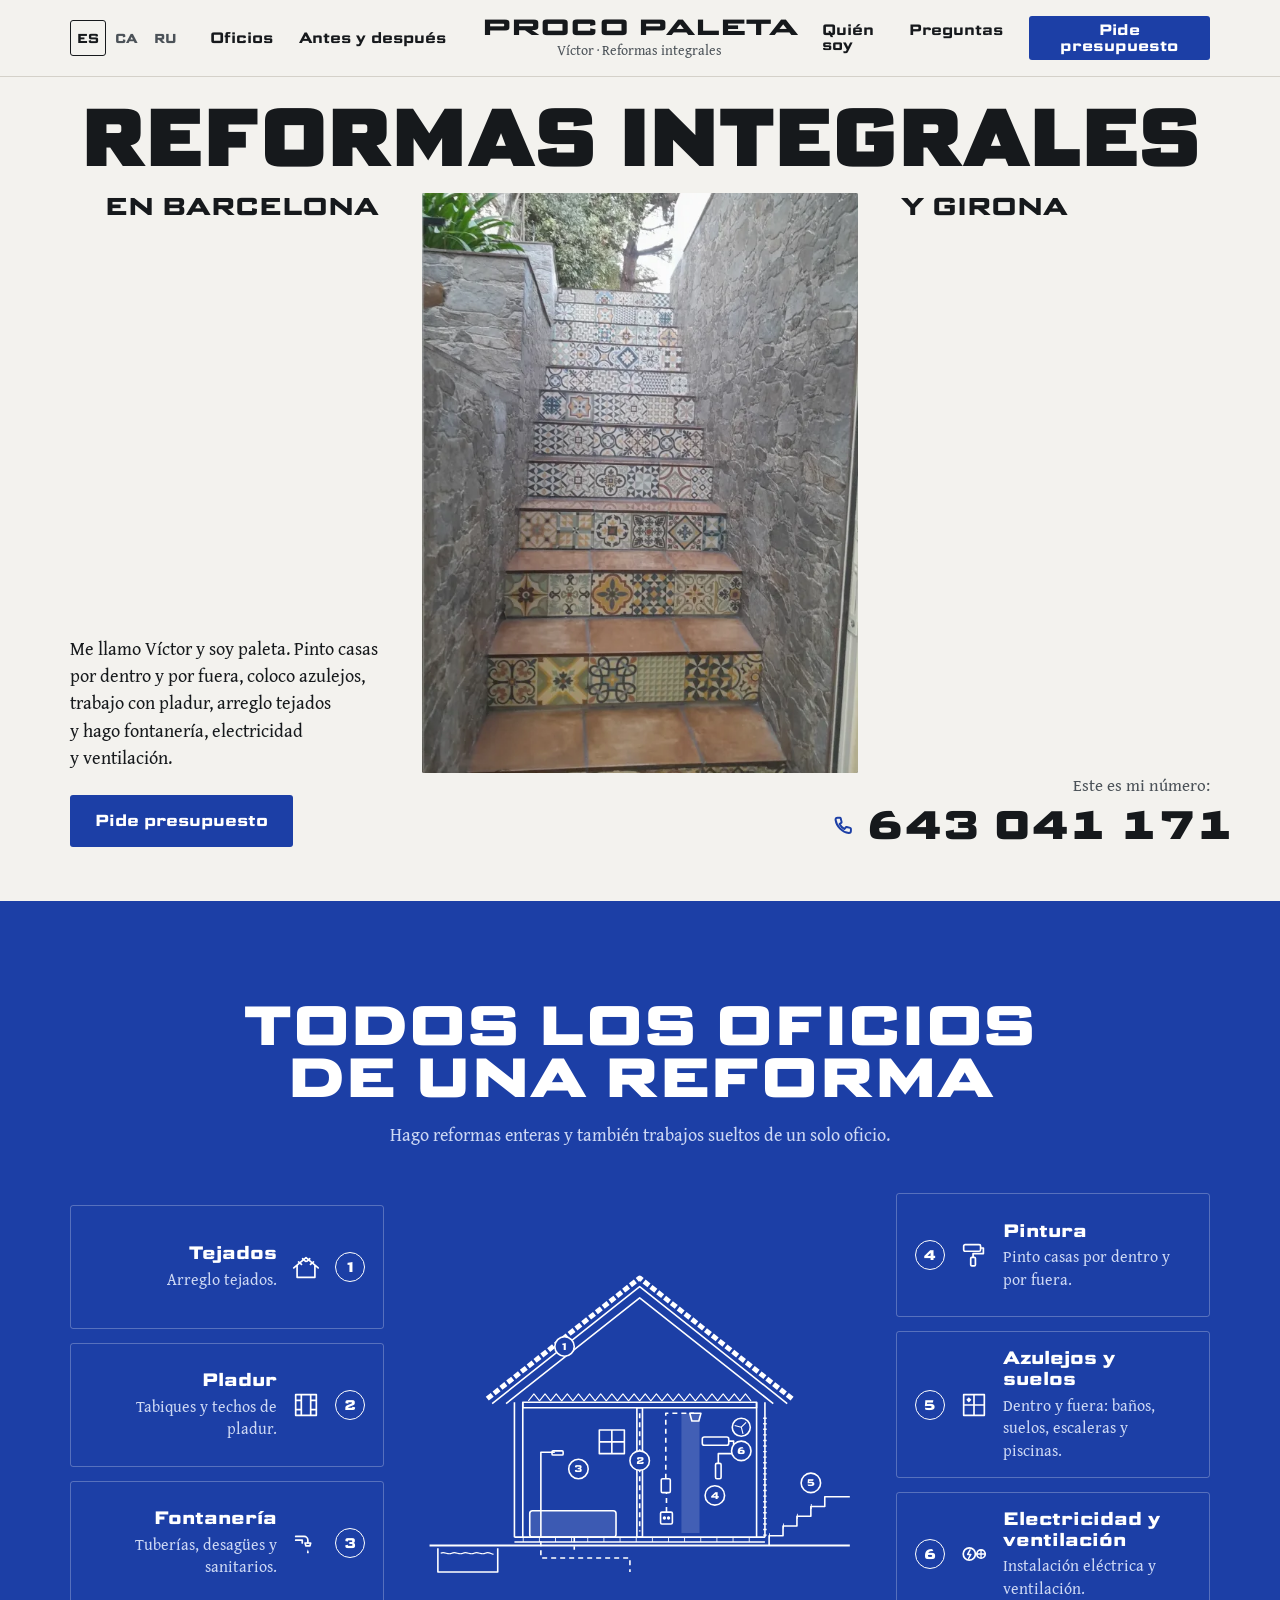
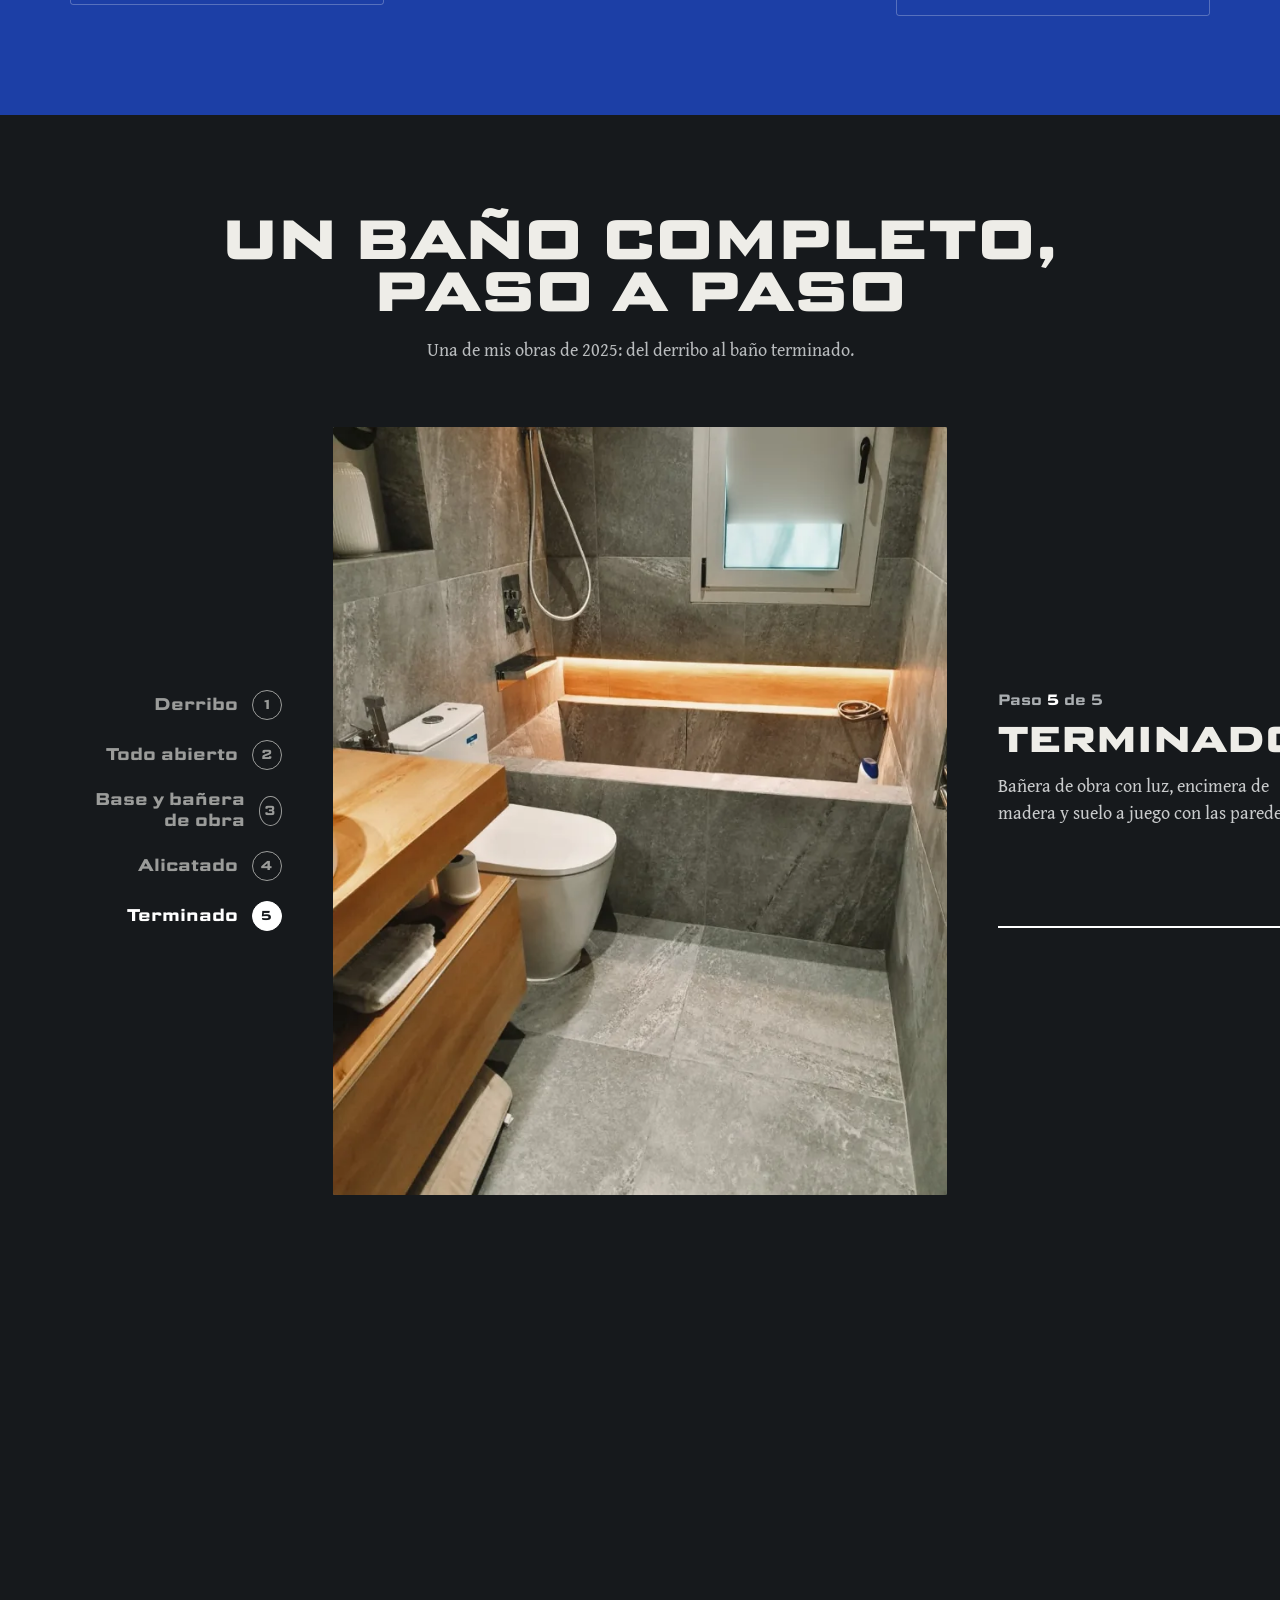
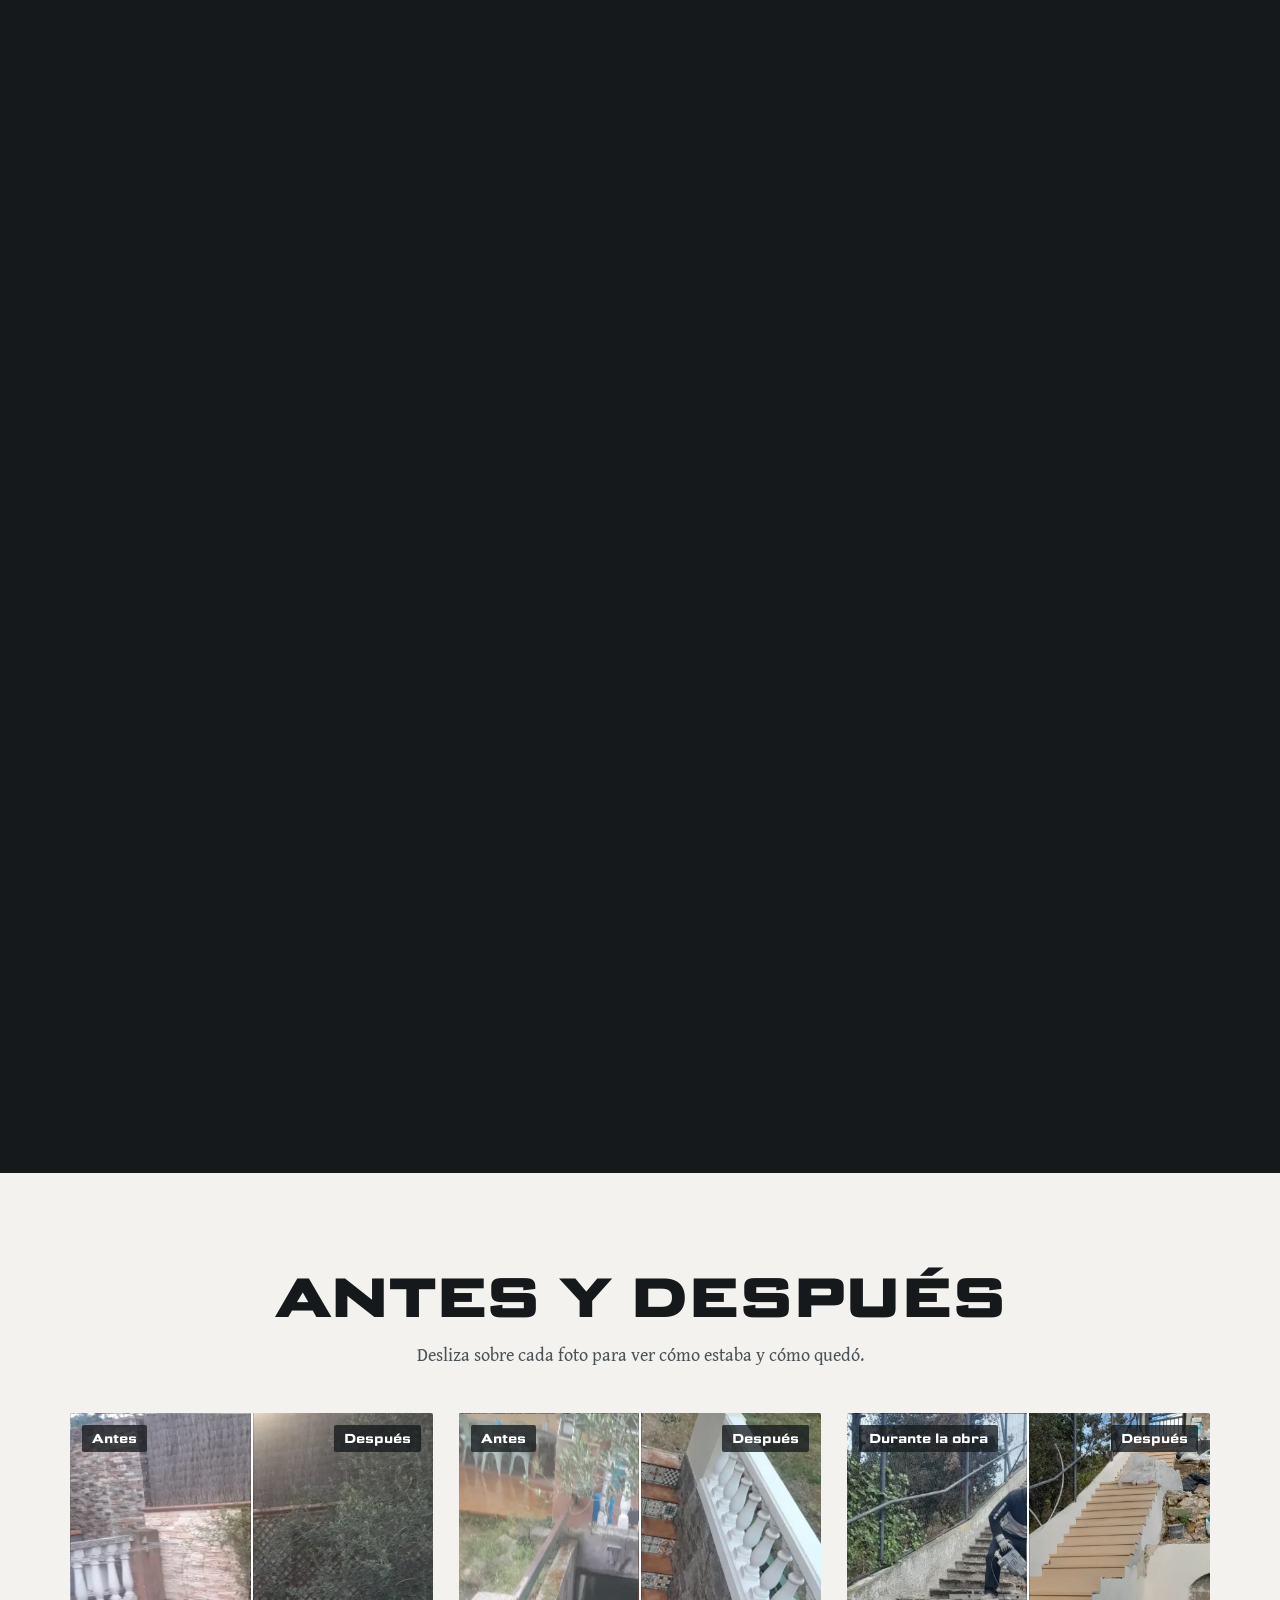
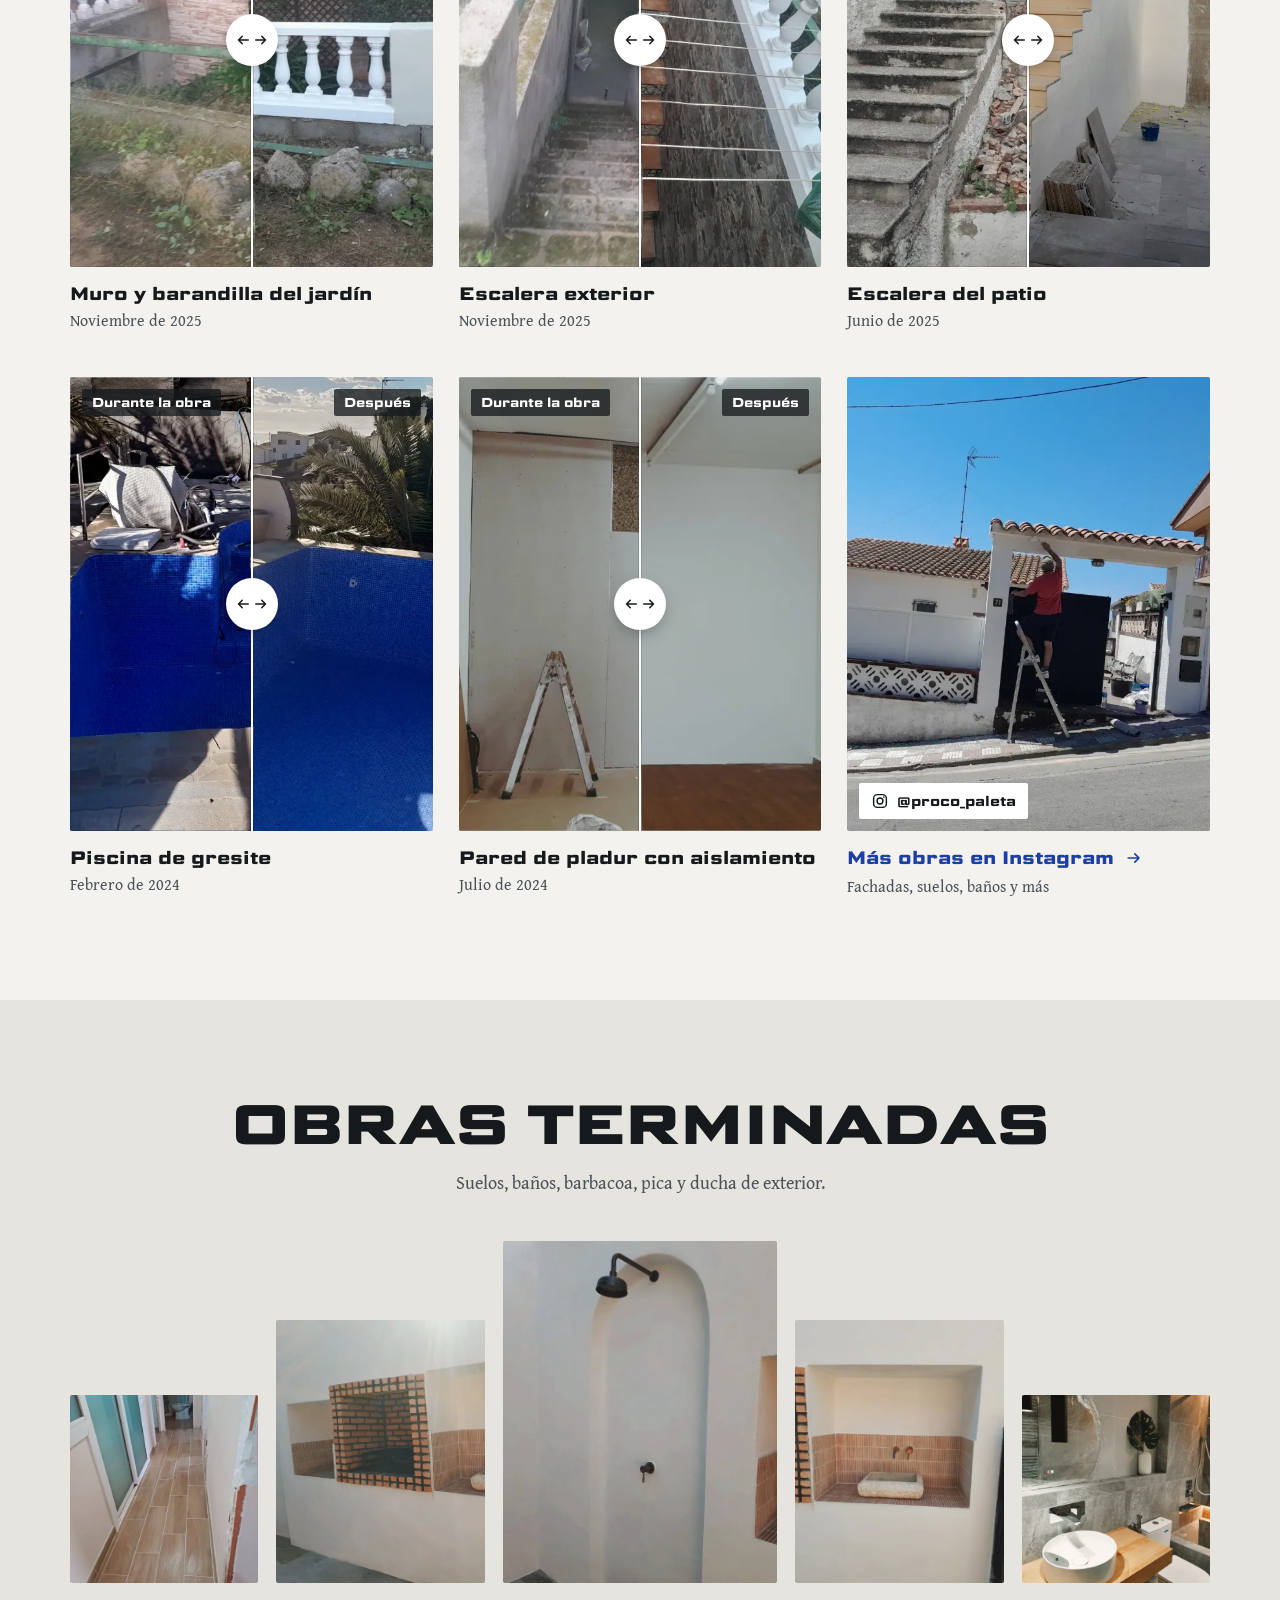
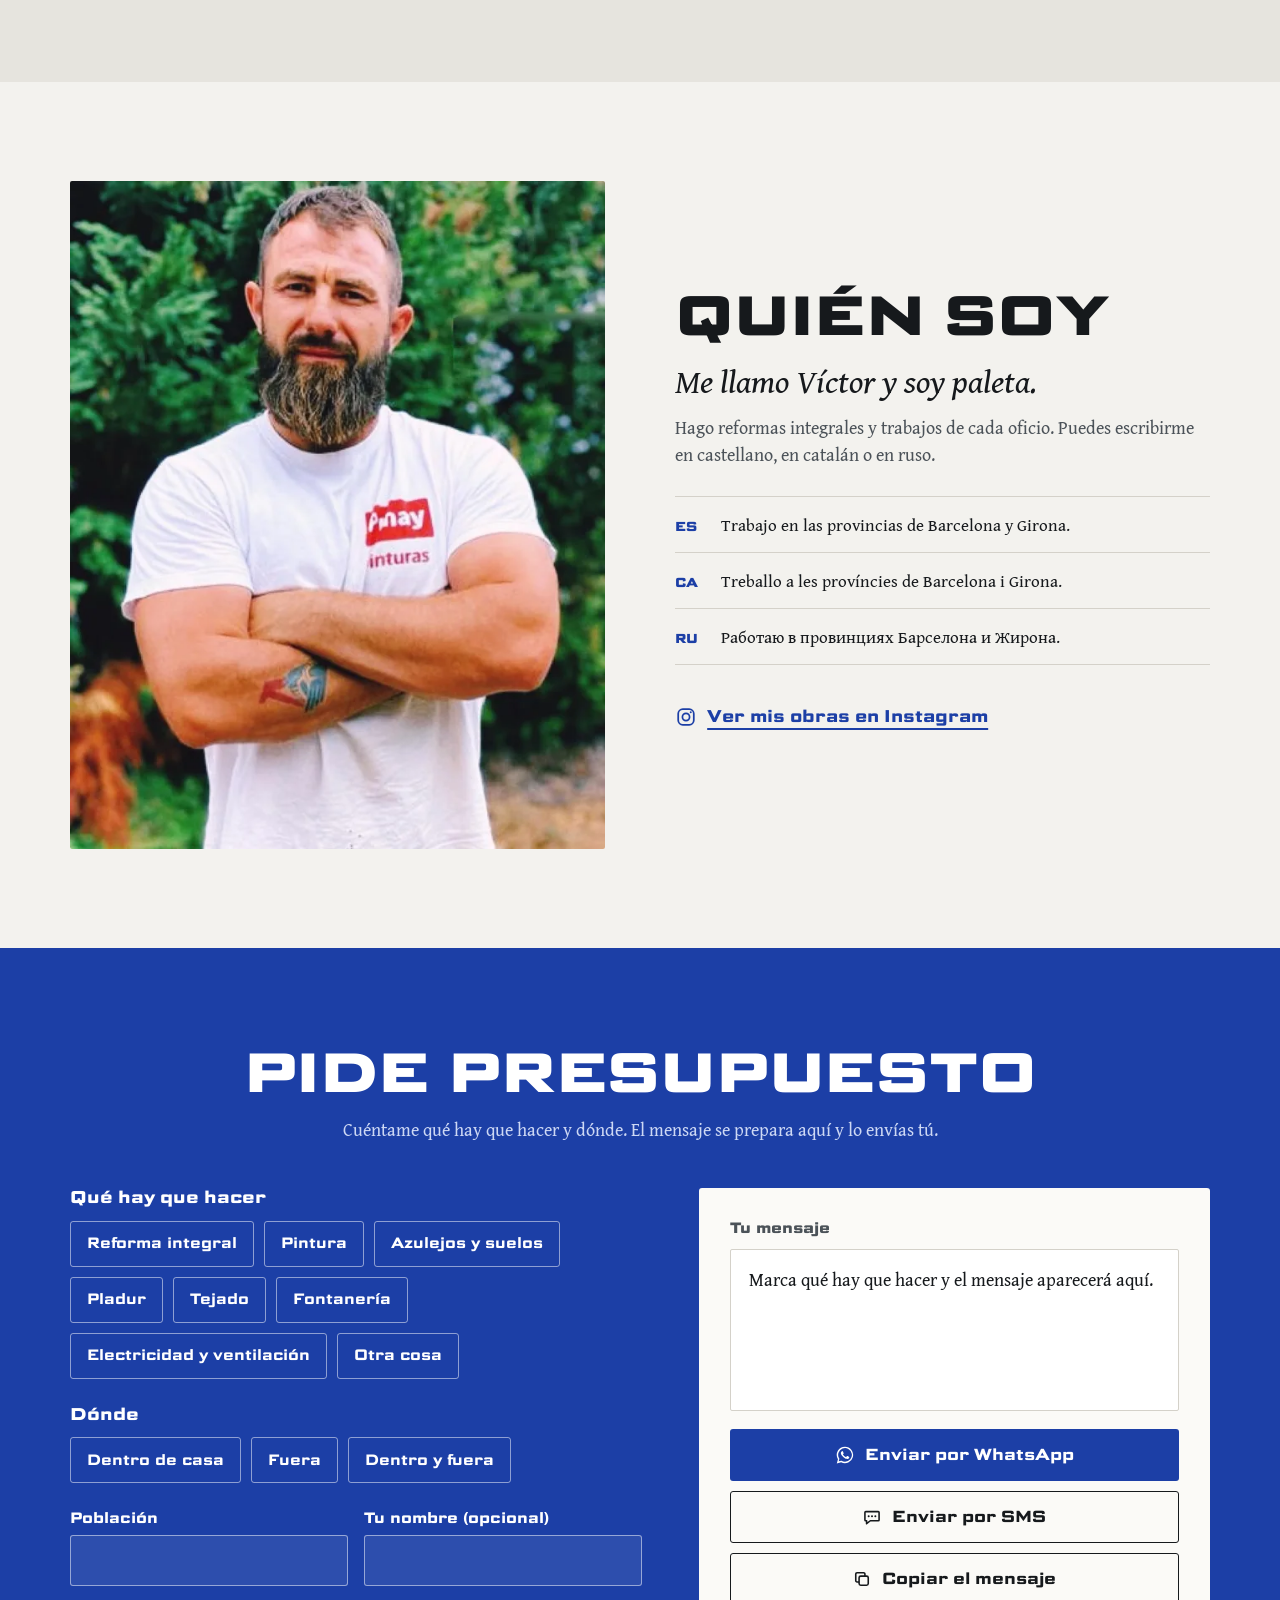
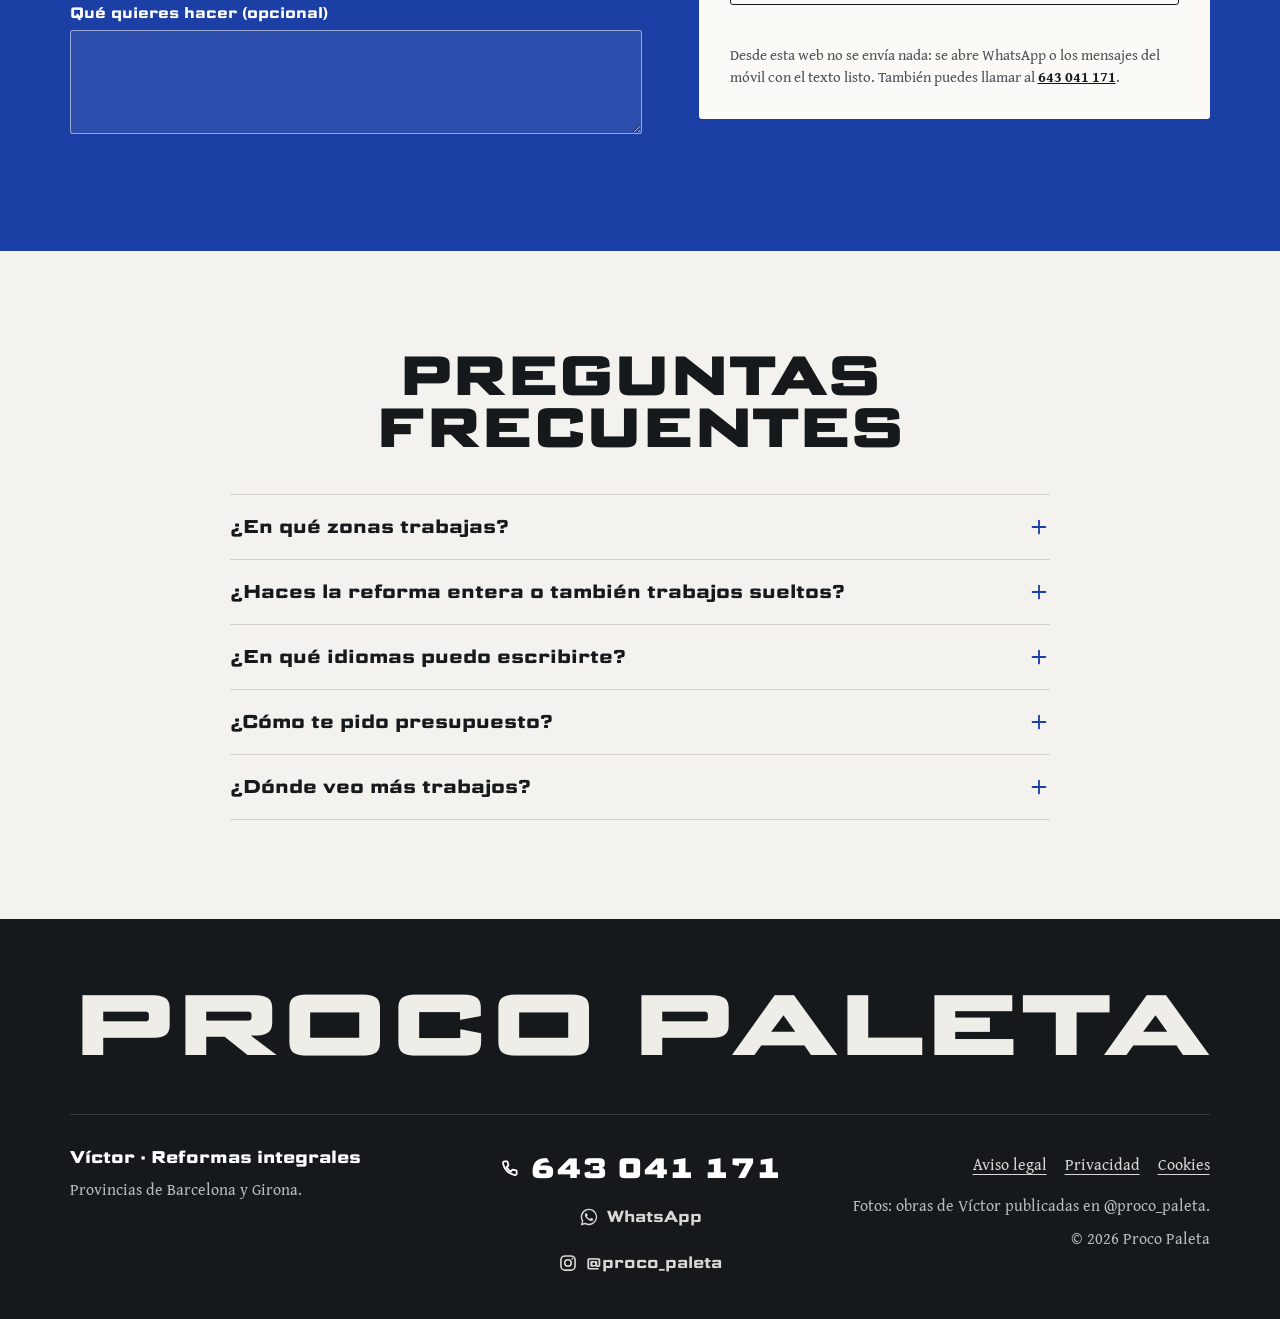
<file: index.html>
<!doctype html>
<html lang="es">
<head>
<meta charset="utf-8">
<meta name="viewport" content="width=device-width, initial-scale=1, viewport-fit=cover">
<title>Reformas integrales en Barcelona y Girona · Víctor, Proco Paleta</title>
<meta name="description" content="Víctor, paleta: reformas integrales, pintura, azulejos, pladur, tejados, fontanería, electricidad y ventilación en las provincias de Barcelona y Girona. Llama al 643 041 171.">
<meta name="theme-color" content="#f3f2ee">
<link rel="canonical" href="https://mariovalentinopavel.github.io/proco-paleta/">
<link rel="icon" href="favicon.svg" type="image/svg+xml">
<link rel="apple-touch-icon" href="assets/apple-touch-icon.png">
<link rel="alternate" hreflang="es" href="https://mariovalentinopavel.github.io/proco-paleta/?lang=es">
<link rel="alternate" hreflang="ca" href="https://mariovalentinopavel.github.io/proco-paleta/?lang=ca">
<link rel="alternate" hreflang="ru" href="https://mariovalentinopavel.github.io/proco-paleta/?lang=ru">
<link rel="alternate" hreflang="x-default" href="https://mariovalentinopavel.github.io/proco-paleta/">
<meta property="og:type" content="website">
<meta property="og:title" content="Proco Paleta · Reformas integrales en Barcelona y Girona">
<meta property="og:description" content="Víctor, paleta: pintura, azulejos, pladur, tejados, fontanería, electricidad y ventilación. Teléfono 643 041 171.">
<meta property="og:image" content="https://mariovalentinopavel.github.io/proco-paleta/assets/img/og.jpg">
<meta property="og:image:width" content="1200">
<meta property="og:image:height" content="630">
<meta property="og:locale" content="es_ES">
<meta property="og:locale:alternate" content="ca_ES">
<meta property="og:locale:alternate" content="ru_RU">
<meta name="twitter:card" content="summary_large_image">
<link rel="preload" href="assets/fonts/science-gothic-normal-100-900-latin.woff2" as="font" type="font/woff2" crossorigin>
<link rel="preload" href="assets/fonts/gentium-book-plus-normal-400-latin.woff2" as="font" type="font/woff2" crossorigin>
<link rel="preload" as="image" type="image/webp" imagesrcset="assets/img/hero-before-600.webp 600w, assets/img/hero-before-900.webp 900w" imagesizes="(min-width: 1101px) 34vw, (min-width: 861px) 26vw, min(92vw, 520px)" fetchpriority="high">
<script>document.documentElement.classList.add('js');setTimeout(function(){document.documentElement.classList.add('ready')},3200)</script>
<link rel="stylesheet" href="css/fonts.css?v=1">
<link rel="stylesheet" href="css/style.css?v=1">
<script type="application/ld+json">
{"@context":"https://schema.org","@type":"HomeAndConstructionBusiness","name":"Proco Paleta","alternateName":"Víctor · Reformas integrales","description":"Reformas integrales, pintura, azulejos, pladur, tejados, fontanería, electricidad y ventilación en las provincias de Barcelona y Girona.","url":"https://mariovalentinopavel.github.io/proco-paleta/","image":"https://mariovalentinopavel.github.io/proco-paleta/assets/img/og.jpg","telephone":"+34 643 041 171","areaServed":[{"@type":"AdministrativeArea","name":"Provincia de Barcelona"},{"@type":"AdministrativeArea","name":"Provincia de Girona"}],"knowsLanguage":["es","ca","ru"],"founder":{"@type":"Person","name":"Víctor"},"sameAs":["https://www.instagram.com/proco_paleta/"]}
</script>
</head>
<body>
<svg width="0" height="0" style="position:absolute" aria-hidden="true" focusable="false">
  <defs>
    <pattern id="p-tile" width="16" height="16" patternUnits="userSpaceOnUse"><path d="M16 0H0V16" fill="none" stroke="currentColor" stroke-width=".8" opacity=".7"/></pattern>
    <pattern id="p-mosaic" width="6" height="6" patternUnits="userSpaceOnUse"><path d="M6 0H0V6" fill="none" stroke="currentColor" stroke-width=".5" opacity=".6"/></pattern>
    <pattern id="p-hatch" width="7" height="7" patternUnits="userSpaceOnUse" patternTransform="rotate(45)"><path d="M0 0V7" stroke="currentColor" stroke-width="1" opacity=".75"/></pattern>
  </defs>
  <symbol id="i-arrow" viewBox="0 0 24 24"><path d="M5 12h13m-5-5 5 5-5 5" fill="none" stroke="currentColor" stroke-width="2" stroke-linecap="round" stroke-linejoin="round"/></symbol>
  <symbol id="i-tel" viewBox="0 0 24 24"><path d="M7.4 3.6h2.2c.4 0 .8.3.9.7l.8 3.4c.1.4-.1.8-.4 1l-1.6 1.1a11.5 11.5 0 0 0 4.9 4.9l1.1-1.6c.2-.3.6-.5 1-.4l3.4.8c.4.1.7.5.7.9v2.2c0 1.1-.9 2-2 2A15.6 15.6 0 0 1 5.4 5.6c0-1.1.9-2 2-2Z" fill="none" stroke="currentColor" stroke-width="1.9" stroke-linejoin="round"/></symbol>
  <symbol id="i-wa" viewBox="0 0 24 24"><path fill="currentColor" d="M12.04 2a9.9 9.9 0 0 0-8.5 15l-1.4 5.1 5.24-1.37A9.9 9.9 0 1 0 12.04 2Zm0 18.13a8.2 8.2 0 0 1-4.2-1.15l-.3-.18-3.1.82.83-3.03-.2-.31a8.23 8.23 0 1 1 6.97 3.85Zm4.52-6.16c-.25-.12-1.47-.72-1.7-.8-.23-.09-.39-.13-.56.12-.16.25-.64.8-.79.97-.14.16-.29.18-.54.06a6.73 6.73 0 0 1-1.98-1.22 7.43 7.43 0 0 1-1.37-1.7c-.14-.25 0-.38.11-.5.11-.12.25-.29.37-.44.13-.14.17-.25.25-.41.08-.17.04-.31-.02-.44-.06-.12-.56-1.34-.76-1.84-.2-.48-.4-.42-.56-.42h-.48a.92.92 0 0 0-.66.31 2.79 2.79 0 0 0-.87 2.07 4.84 4.84 0 0 0 1.02 2.57 11.1 11.1 0 0 0 4.24 3.75c.59.26 1.06.41 1.42.52.6.19 1.14.16 1.57.1.48-.07 1.47-.6 1.68-1.18.21-.58.21-1.08.14-1.18-.06-.1-.22-.17-.47-.29Z"/></symbol>
  <symbol id="i-sms" viewBox="0 0 24 24"><path d="M4.5 5.5h15a1 1 0 0 1 1 1v9a1 1 0 0 1-1 1H10l-4.5 3.5v-3.5h-1a1 1 0 0 1-1-1v-9a1 1 0 0 1 1-1Z" fill="none" stroke="currentColor" stroke-width="1.9" stroke-linejoin="round"/><path d="M8 11h.01M12 11h.01M16 11h.01" stroke="currentColor" stroke-width="2.4" stroke-linecap="round"/></symbol>
  <symbol id="i-copy" viewBox="0 0 24 24"><rect x="8.5" y="8.5" width="11" height="11" rx="2" fill="none" stroke="currentColor" stroke-width="1.9"/><path d="M15.5 8.5V6a1.5 1.5 0 0 0-1.5-1.5H6A1.5 1.5 0 0 0 4.5 6v8A1.5 1.5 0 0 0 6 15.5h2.5" fill="none" stroke="currentColor" stroke-width="1.9"/></symbol>
  <symbol id="i-ig" viewBox="0 0 24 24"><rect x="3.5" y="3.5" width="17" height="17" rx="5" fill="none" stroke="currentColor" stroke-width="1.9"/><circle cx="12" cy="12" r="3.9" fill="none" stroke="currentColor" stroke-width="1.9"/><circle cx="17.2" cy="6.8" r="1.1" fill="currentColor"/></symbol>
  <symbol id="i-menu" viewBox="0 0 24 24"><path d="M4 8h16M4 16h16" fill="none" stroke="currentColor" stroke-width="2" stroke-linecap="round"/></symbol>
  <symbol id="i-close" viewBox="0 0 24 24"><path d="M6 6l12 12M18 6 6 18" fill="none" stroke="currentColor" stroke-width="2" stroke-linecap="round"/></symbol>
  <symbol id="i-plus" viewBox="0 0 24 24"><path d="M12 5v14M5 12h14" fill="none" stroke="currentColor" stroke-width="2" stroke-linecap="round"/></symbol>
  <symbol id="i-check" viewBox="0 0 24 24"><path d="m5 12.5 4.2 4.2L19 7" fill="none" stroke="currentColor" stroke-width="2.4" stroke-linecap="round" stroke-linejoin="round"/></symbol>
  <!-- oficios: un trazo y un grosor -->
  <symbol id="o-roof" viewBox="0 0 32 32"><path d="M3 17 16 6l13 11M6.5 14.3V27h19V14.3" fill="none" stroke="currentColor" stroke-width="1.8" stroke-linejoin="round" stroke-linecap="round"/><path d="M8 10.6l3.2 2.7M12.4 7.2l3.2 2.7M20 7.2l-3.2 2.7M24 10.6l-3.2 2.7" stroke="currentColor" stroke-width="1.8" stroke-linecap="round"/></symbol>
  <symbol id="o-pladur" viewBox="0 0 32 32"><path d="M5 5h22v22H5zM11 5v22M21 5v22" fill="none" stroke="currentColor" stroke-width="1.8" stroke-linejoin="round"/><path d="M5 11h6M21 11h6M5 21h6M21 21h6" stroke="currentColor" stroke-width="1.8"/></symbol>
  <symbol id="o-plumb" viewBox="0 0 32 32"><path d="M5 9h9a4 4 0 0 1 4 4v3M5 13h7v3" fill="none" stroke="currentColor" stroke-width="1.8" stroke-linejoin="round" stroke-linecap="round"/><path d="M15 16h6l-.8 3h-4.4Z" fill="none" stroke="currentColor" stroke-width="1.8" stroke-linejoin="round"/><path d="M18 22.5c0 1.4-1 2.5-1 3.5a1 1 0 0 0 2 0c0-1-1-2.1-1-3.5Z" fill="currentColor"/></symbol>
  <symbol id="o-paint" viewBox="0 0 32 32"><rect x="5" y="5" width="18" height="7" rx="1.5" fill="none" stroke="currentColor" stroke-width="1.8"/><path d="M23 8.5h3v6H15v4" fill="none" stroke="currentColor" stroke-width="1.8" stroke-linejoin="round"/><rect x="12.5" y="18.5" width="5" height="9" rx="1.2" fill="none" stroke="currentColor" stroke-width="1.8"/></symbol>
  <symbol id="o-tile" viewBox="0 0 32 32"><path d="M5 5h22v22H5zM16 5v22M5 16h22" fill="none" stroke="currentColor" stroke-width="1.8" stroke-linejoin="round"/><path d="m10.5 7.8 2.7 2.7-2.7 2.7-2.7-2.7Z" fill="currentColor"/></symbol>
  <symbol id="o-elec" viewBox="0 0 32 32"><circle cx="11" cy="16" r="6.5" fill="none" stroke="currentColor" stroke-width="1.8"/><path d="m11.8 11.6-2.6 4.8h3.4l-2.4 4.4" fill="none" stroke="currentColor" stroke-width="1.6" stroke-linejoin="round" stroke-linecap="round"/><circle cx="23.5" cy="16" r="4.5" fill="none" stroke="currentColor" stroke-width="1.8"/><path d="M23.5 11.5v9M19 16h9" stroke="currentColor" stroke-width="1.4"/></symbol>
  <!-- la llana que alisa la foto -->
  <symbol id="trowel" viewBox="0 0 400 46"><rect x="2" y="30" width="396" height="10" rx="3" fill="#dfe3e7"/><rect x="2" y="37" width="396" height="4" rx="2" fill="#9aa2aa"/><path d="M196 30v-9h8v9" fill="#6d757d"/><rect x="142" y="6" width="116" height="17" rx="8.5" fill="#24282c"/><rect x="152" y="10" width="96" height="3" rx="1.5" fill="#fff" opacity=".18"/></symbol>
</svg>

<a class="skip" href="#main" data-i18n="skip">Saltar al contenido</a>

<header class="head" id="head">
  <div class="head-in">
    <div class="head-side head-l">
      <div class="langs" role="group" aria-label="Idioma" data-i18n-attr="aria-label:langL">
        <button type="button" data-lang="es" aria-pressed="true" lang="es" title="Castellano">ES</button>
        <button type="button" data-lang="ca" aria-pressed="false" lang="ca" title="Català">CA</button>
        <button type="button" data-lang="ru" aria-pressed="false" lang="ru" title="Русский">RU</button>
      </div>
      <nav class="nav nav-l" aria-label="Secciones" data-i18n-attr="aria-label:navL">
        <a href="#oficios" data-i18n="n1">Oficios</a>
        <a href="#obras" data-i18n="n2">Antes y después</a>
      </nav>
    </div>
    <a class="brand" href="#top" aria-label="Proco Paleta, inicio" data-i18n-attr="aria-label:brandL">
      <span class="brand-n">Proco Paleta</span>
      <span class="brand-s" data-i18n="brandS">Víctor · Reformas integrales</span>
    </a>
    <div class="head-side head-r">
      <nav class="nav nav-r" aria-label="Más secciones" data-i18n-attr="aria-label:navL2">
        <a href="#victor" data-i18n="n3">Quién soy</a>
        <a href="#preguntas" data-i18n="n4">Preguntas</a>
      </nav>
      <a class="btn btn-solid btn-head" href="#presupuesto" data-i18n="cta">Pide presupuesto</a>
      <a class="icon-btn head-tel" href="tel:+34643041171" aria-label="Llamar al 643 041 171" data-i18n-attr="aria-label:callL"><svg aria-hidden="true"><use href="#i-tel"/></svg></a>
      <button class="icon-btn menu-btn" type="button" aria-expanded="false" aria-controls="menu" aria-label="Abrir el menú" data-i18n-attr="aria-label:menuOpen"><svg aria-hidden="true"><use href="#i-menu"/></svg></button>
    </div>
  </div>
  <div class="menu" id="menu" hidden>
    <nav class="menu-nav" aria-label="Menú" data-i18n-attr="aria-label:menuL">
      <a href="#oficios" data-i18n="n1">Oficios</a>
      <a href="#bano" data-i18n="n5">El baño, paso a paso</a>
      <a href="#obras" data-i18n="n2">Antes y después</a>
      <a href="#victor" data-i18n="n3">Quién soy</a>
      <a href="#preguntas" data-i18n="n4">Preguntas</a>
    </nav>
    <div class="menu-foot">
      <a class="btn btn-solid" href="#presupuesto" data-i18n="cta">Pide presupuesto</a>
      <a class="btn btn-line" href="tel:+34643041171"><svg aria-hidden="true"><use href="#i-tel"/></svg><span>643 041 171</span></a>
      <div class="langs langs-menu" role="group" aria-label="Idioma" data-i18n-attr="aria-label:langL">
        <button type="button" data-lang="es" aria-pressed="true" lang="es">Castellano</button>
        <button type="button" data-lang="ca" aria-pressed="false" lang="ca">Català</button>
        <button type="button" data-lang="ru" aria-pressed="false" lang="ru">Русский</button>
      </div>
    </div>
  </div>
</header>

<main id="main">

  <!-- 1 · Portada: la escalera de antes se alisa con la llana y queda la de ahora -->
  <section class="hero" id="top" aria-labelledby="h1">
    <div class="wrap hero-in">
      <h1 id="h1" class="hero-h1" aria-label="Reformas integrales en Barcelona y Girona" data-i18n-attr="aria-label:h1L">
        <span class="fit fit-1" data-fit="wrap" data-i18n="h1a">Reformas integrales</span>
        <span class="h1-l" data-i18n="h1b">en Barcelona</span>
        <span class="h1-r" data-i18n="h1c">y Girona</span>
      </h1>
      <div class="hero-l" data-enter>
        <p class="lead" data-i18n="lead">Me llamo Víctor y soy paleta. Pinto casas por dentro y por fuera, coloco azulejos, trabajo con pladur, arreglo tejados y hago fontanería, electricidad y ventilación.</p>
        <a class="btn btn-solid" href="#presupuesto" data-i18n="cta">Pide presupuesto</a>
      </div>
      <figure class="door" data-door>
        <img class="door-a" src="assets/img/hero-before-900.webp" srcset="assets/img/hero-before-600.webp 600w, assets/img/hero-before-900.webp 900w" sizes="(min-width: 1101px) 34vw, (min-width: 861px) 26vw, min(92vw, 520px)" width="900" height="1200" fetchpriority="high" alt="La escalera exterior antes de la obra: peldaños viejos de hormigón con musgo, vistos desde el garaje." data-i18n-attr="alt:a_heroA">
        <img class="door-b" src="assets/img/hero-after-900.webp" srcset="assets/img/hero-after-600.webp 600w, assets/img/hero-after-900.webp 900w" sizes="(min-width: 1101px) 34vw, (min-width: 861px) 26vw, min(92vw, 520px)" width="900" height="1200" fetchpriority="high" alt="La misma escalera terminada: contrahuellas de baldosa de dibujo, huellas color barro y muros de piedra." data-i18n-attr="alt:a_heroB">
        <svg class="trowel" viewBox="0 0 400 46" aria-hidden="true"><use href="#trowel"/></svg>
      </figure>
      <div class="hero-r" data-enter>
        <p class="tel-big">
          <span class="tel-k" data-i18n="telK">Este es mi número:</span>
          <a href="tel:+34643041171" class="tel-n"><svg aria-hidden="true"><use href="#i-tel"/></svg>643 041 171</a>
        </p>
      </div>
    </div>
  </section>

  <!-- 2 · Oficios: la casa en sección, como un plano -->
  <section class="oficios band-blue" id="oficios" aria-labelledby="h-oficios">
    <div class="wrap">
      <div class="sec-head sec-head-c">
        <h2 id="h-oficios" data-i18n="ofH">Todos los oficios de una reforma</h2>
        <p data-i18n="ofP">Hago reformas enteras y también trabajos sueltos de un solo oficio.</p>
      </div>
      <div class="plan">
        <ul class="legend legend-l">
          <li><button type="button" class="leg" data-zone="1" aria-pressed="false"><span class="leg-n">1</span><svg class="leg-i" aria-hidden="true"><use href="#o-roof"/></svg><span class="leg-t"><b data-i18n="o1t">Tejados</b><span data-i18n="o1d">Arreglo tejados.</span></span></button></li>
          <li><button type="button" class="leg" data-zone="2" aria-pressed="false"><span class="leg-n">2</span><svg class="leg-i" aria-hidden="true"><use href="#o-pladur"/></svg><span class="leg-t"><b data-i18n="o2t">Pladur</b><span data-i18n="o2d">Tabiques y techos de pladur.</span></span></button></li>
          <li><button type="button" class="leg" data-zone="3" aria-pressed="false"><span class="leg-n">3</span><svg class="leg-i" aria-hidden="true"><use href="#o-plumb"/></svg><span class="leg-t"><b data-i18n="o3t">Fontanería</b><span data-i18n="o3d">Tuberías, desagües y sanitarios.</span></span></button></li>
        </ul>
        <figure class="house">
          <svg viewBox="0 0 640 500" role="img" aria-labelledby="house-t" class="house-svg">
            <title id="house-t" data-i18n="a_house">Dibujo de una casa en sección con cada oficio señalado: tejado, pladur, fontanería, pintura, azulejos y suelos, electricidad y ventilación.</title>
            <g class="hs-base">
              <path d="M18 452H622" class="hs-ground"/>
              <rect x="140" y="246" width="12" height="194" fill="url(#p-hatch)"/>
              <rect x="488" y="246" width="12" height="194" fill="url(#p-hatch)"/>
              <path d="M140 246V440M152 246V440M488 246V440M500 246V440"/>
              <rect x="262" y="286" width="36" height="34"/><path d="M280 286V320M262 303H298"/>
            </g>
            <g class="hs-z" data-zone="1">
              <path d="M108 248 320 80 532 248"/>
              <path d="M128 248 320 96 512 248"/>
              <path d="M101 241 320 67.5 539 241" class="hs-tiles"/>
            </g>
            <g class="hs-z" data-zone="2">
              <rect x="152" y="246" width="336" height="8"/>
              <path d="M160 244l8-10 8 10 8-10 8 10 8-10 8 10 8-10 8 10 8-10 8 10 8-10 8 10 8-10 8 10 8-10 8 10 8-10 8 10 8-10 8 10 8-10 8 10 8-10 8 10 8-10 8 10 8-10 8 10 8-10 8 10 8-10 8 10 8-10 8 10 8-10 8 10 8-10 8 10 8-10 8 10" class="hs-thin"/>
              <rect x="316" y="254" width="8" height="186"/>
              <path d="M320 262V432" class="hs-dash"/>
            </g>
            <g class="hs-z" data-zone="3">
              <path d="M178 440V318H198"/><rect x="194" y="316" width="16" height="6" rx="1.5"/>
              <path d="M178 446V470H306V490" class="hs-dash"/>
              <path d="M226 440V458" class="hs-dash"/>
            </g>
            <g class="hs-z" data-zone="5">
              <rect x="152" y="334" width="160" height="106" fill="url(#p-tile)"/>
              <rect x="162" y="402" width="124" height="38" rx="4" class="hs-fill"/>
              <path d="M140 440H500M140 447H500"/><path d="M152 443.5H488" class="hs-joints"/>
              <path d="M506 452V438H526V424H546V410H566V396H586V382H622"/>
              <path d="M506 438H526M526 424H546M546 410H566M566 396H586" class="hs-joints"/>
              <rect x="30" y="456" width="86" height="34" fill="url(#p-mosaic)"/><path d="M30 456V490H116V456"/><path d="M34 463c6-3 10 3 16 0s10 3 16 0 10 3 16 0 10 3 16 0 10 3 12 1" class="hs-thin"/>
            </g>
            <g class="hs-z" data-zone="4">
              <rect x="380" y="262" width="26" height="172" class="hs-paint"/>
              <rect x="410" y="296" width="38" height="12" rx="3"/><path d="M448 302h7v18h-22v14"/><rect x="429" y="334" width="8" height="22" rx="2"/>
              <path d="M500 268V440" class="hs-out"/>
            </g>
            <g class="hs-z" data-zone="6">
              <rect x="350" y="404" width="17" height="17" rx="2"/><path d="M355.5 412.5h.01M361.5 412.5h.01" class="hs-dot"/>
              <rect x="351" y="356" width="13" height="20" rx="2"/>
              <path d="M358.5 404V376M357.5 356V262H398" class="hs-dash"/>
              <path d="M392 262h16l-3 11h-10Z"/>
              <circle cx="466" cy="282" r="13"/><path d="M466 282l7-7M466 282l-9.5-2.5M466 282l2.5 9.5" class="hs-thin"/>
            </g>
            <g class="hs-calls">
              <g class="hs-c" data-zone="1"><circle cx="212" cy="166" r="14"/><text x="212" y="171">1</text></g>
              <g class="hs-c" data-zone="2"><circle cx="320" cy="330" r="14"/><text x="320" y="335">2</text></g>
              <g class="hs-c" data-zone="3"><circle cx="232" cy="342" r="14"/><text x="232" y="347">3</text></g>
              <g class="hs-c" data-zone="4"><circle cx="428" cy="380" r="14"/><text x="428" y="385">4</text></g>
              <g class="hs-c" data-zone="5"><circle cx="566" cy="362" r="14"/><text x="566" y="367">5</text></g>
              <g class="hs-c" data-zone="6"><circle cx="466" cy="316" r="14"/><text x="466" y="321">6</text></g>
            </g>
          </svg>
        </figure>
        <ul class="legend legend-r">
          <li><button type="button" class="leg" data-zone="4" aria-pressed="false"><span class="leg-n">4</span><svg class="leg-i" aria-hidden="true"><use href="#o-paint"/></svg><span class="leg-t"><b data-i18n="o4t">Pintura</b><span data-i18n="o4d">Pinto casas por dentro y por fuera.</span></span></button></li>
          <li><button type="button" class="leg" data-zone="5" aria-pressed="false"><span class="leg-n">5</span><svg class="leg-i" aria-hidden="true"><use href="#o-tile"/></svg><span class="leg-t"><b data-i18n="o5t">Azulejos y suelos</b><span data-i18n="o5d">Dentro y fuera: baños, suelos, escaleras y piscinas.</span></span></button></li>
          <li><button type="button" class="leg" data-zone="6" aria-pressed="false"><span class="leg-n">6</span><svg class="leg-i" aria-hidden="true"><use href="#o-elec"/></svg><span class="leg-t"><b data-i18n="o6t">Electricidad y ventilación</b><span data-i18n="o6d">Instalación eléctrica y ventilación.</span></span></button></li>
        </ul>
      </div>
    </div>
  </section>

  <!-- 3 · Un baño paso a paso: cada foto entra con una pasada de llana -->
  <section class="steps band-ink" id="bano" aria-labelledby="h-bano" data-steps>
    <div class="wrap sec-head sec-head-c">
      <h2 id="h-bano" data-i18n="baH">Un baño completo, paso a paso</h2>
      <p data-i18n="baP">Una de mis obras de 2025: del derribo al baño terminado.</p>
    </div>
    <div class="steps-track">
      <div class="steps-stage wrap">
        <ol class="steps-list">
          <li class="is-on"><span class="sl-n">1</span><span data-i18n="s1t">Derribo</span></li>
          <li><span class="sl-n">2</span><span data-i18n="s2t">Todo abierto</span></li>
          <li><span class="sl-n">3</span><span data-i18n="s3t">Base y bañera de obra</span></li>
          <li><span class="sl-n">4</span><span data-i18n="s4t">Alicatado</span></li>
          <li><span class="sl-n">5</span><span data-i18n="s5t">Terminado</span></li>
        </ol>
        <div class="steps-frame">
          <img class="st-img" src="assets/img/ch-1-1100.webp" srcset="assets/img/ch-1-720.webp 720w, assets/img/ch-1-1100.webp 1100w" sizes="(min-width: 1100px) 36vw, (min-width: 700px) 50vw, 80vw" width="1100" height="1375" loading="lazy" alt="El baño en pleno derribo: escombros, una escalera de mano y el inodoro viejo lleno de cascotes." data-i18n-attr="alt:a_s1">
          <img class="st-img" src="assets/img/ch-2-1100.webp" srcset="assets/img/ch-2-720.webp 720w, assets/img/ch-2-1100.webp 1100w" sizes="(min-width: 1100px) 36vw, (min-width: 700px) 50vw, 80vw" width="1100" height="1375" loading="lazy" alt="El baño vacío, con las paredes desnudas y el suelo levantado." data-i18n-attr="alt:a_s2">
          <img class="st-img" src="assets/img/ch-3-1100.webp" srcset="assets/img/ch-3-720.webp 720w, assets/img/ch-3-1100.webp 1100w" sizes="(min-width: 1100px) 36vw, (min-width: 700px) 50vw, 80vw" width="1100" height="1375" loading="lazy" alt="Un operario de espaldas levanta la bañera de obra; las paredes bajas, forradas de placa verde." data-i18n-attr="alt:a_s3">
          <img class="st-img" src="assets/img/ch-4-1100.webp" srcset="assets/img/ch-4-720.webp 720w, assets/img/ch-4-1100.webp 1100w" sizes="(min-width: 1100px) 36vw, (min-width: 700px) 50vw, 80vw" width="1100" height="1375" loading="lazy" alt="Piezas grandes de porcelánico gris en la pared, con los niveladores verdes todavía puestos." data-i18n-attr="alt:a_s4">
          <img class="st-img" src="assets/img/ch-5-1100.webp" srcset="assets/img/ch-5-720.webp 720w, assets/img/ch-5-1100.webp 1100w" sizes="(min-width: 1100px) 36vw, (min-width: 700px) 50vw, 80vw" width="1100" height="1375" loading="lazy" alt="El baño terminado: bañera de obra con tira de luz, encimera de madera, inodoro suspendido y suelo gris." data-i18n-attr="alt:a_s5">
          <svg class="trowel st-trowel" viewBox="0 0 400 46" aria-hidden="true"><use href="#trowel"/></svg>
        </div>
        <div class="steps-text" aria-live="polite">
          <p class="st-count"><span data-i18n="stepWord">Paso</span> <b class="st-cur">1</b> <span data-i18n="stepOf">de</span> 5</p>
          <div class="st-panes">
            <div class="st-pane is-on"><h3 data-i18n="s1t">Derribo</h3><p data-i18n="s1d">Fuera los azulejos, el suelo y los sanitarios viejos.</p></div>
            <div class="st-pane"><h3 data-i18n="s2t">Todo abierto</h3><p data-i18n="s2d">Paredes y suelo al descubierto, para empezar de cero.</p></div>
            <div class="st-pane"><h3 data-i18n="s3t">Base y bañera de obra</h3><p data-i18n="s3d">Se prepara la base y se levanta la bañera de obra.</p></div>
            <div class="st-pane"><h3 data-i18n="s4t">Alicatado</h3><p data-i18n="s4d">Piezas grandes en las paredes, niveladas una a una.</p></div>
            <div class="st-pane"><h3 data-i18n="s5t">Terminado</h3><p data-i18n="s5d">Bañera de obra con luz, encimera de madera y suelo a juego con las paredes.</p></div>
          </div>
          <div class="st-bar" aria-hidden="true"><i></i></div>
        </div>
      </div>
    </div>
  </section>

  <!-- 4 · Antes y después: se arrastra la línea sobre cada foto -->
  <section class="obras" id="obras" aria-labelledby="h-obras">
    <div class="wrap">
      <div class="sec-head sec-head-c">
        <h2 id="h-obras" data-i18n="obH">Antes y después</h2>
        <p data-i18n="obP">Desliza sobre cada foto para ver cómo estaba y cómo quedó.</p>
      </div>
      <ul class="cmp-grid">
        <li class="cmp-card">
          <figure class="cmp" data-cmp>
            <img class="cmp-b" src="assets/img/cmp-barandilla-b-860.webp" srcset="assets/img/cmp-barandilla-b-560.webp 560w, assets/img/cmp-barandilla-b-860.webp 860w" sizes="(min-width: 1100px) 30vw, (min-width: 700px) 46vw, 92vw" width="860" height="1075" loading="lazy" alt="Después: muro nuevo con barandilla blanca de balaustres." data-i18n-attr="alt:a_c1b">
            <img class="cmp-a" src="assets/img/cmp-barandilla-a-860.webp" srcset="assets/img/cmp-barandilla-a-560.webp 560w, assets/img/cmp-barandilla-a-860.webp 860w" sizes="(min-width: 1100px) 30vw, (min-width: 700px) 46vw, 92vw" width="860" height="1075" loading="lazy" alt="Antes: el jardín con el muro viejo y una barandilla verde oxidada." data-i18n-attr="alt:a_c1a">
            <span class="cmp-tag cmp-tag-a" data-i18n="before">Antes</span><span class="cmp-tag cmp-tag-b" data-i18n="after">Después</span>
            <span class="cmp-line" aria-hidden="true"><span class="cmp-knob"><svg><use href="#i-arrow"/></svg><svg><use href="#i-arrow"/></svg></span></span>
            <input class="cmp-range" type="range" min="0" max="100" value="50" aria-label="Comparar antes y después: muro y barandilla del jardín" data-i18n-attr="aria-label:r_c1">
          </figure>
          <h3 data-i18n="c1t">Muro y barandilla del jardín</h3>
          <p class="cmp-meta" data-i18n="c1m">Noviembre de 2025</p>
        </li>
        <li class="cmp-card">
          <figure class="cmp" data-cmp>
            <img class="cmp-b" src="assets/img/cmp-escalera-b-860.webp" srcset="assets/img/cmp-escalera-b-560.webp 560w, assets/img/cmp-escalera-b-860.webp 860w" sizes="(min-width: 1100px) 30vw, (min-width: 700px) 46vw, 92vw" width="860" height="1075" loading="lazy" alt="Después: la escalera vista desde arriba, con contrahuellas de baldosa de dibujo y barandilla blanca." data-i18n-attr="alt:a_c2b">
            <img class="cmp-a" src="assets/img/cmp-escalera-a-860.webp" srcset="assets/img/cmp-escalera-a-560.webp 560w, assets/img/cmp-escalera-a-860.webp 860w" sizes="(min-width: 1100px) 30vw, (min-width: 700px) 46vw, 92vw" width="860" height="1075" loading="lazy" alt="Antes: la escalera vieja de hormigón, con musgo, bajando hacia un paso cubierto." data-i18n-attr="alt:a_c2a">
            <span class="cmp-tag cmp-tag-a" data-i18n="before">Antes</span><span class="cmp-tag cmp-tag-b" data-i18n="after">Después</span>
            <span class="cmp-line" aria-hidden="true"><span class="cmp-knob"><svg><use href="#i-arrow"/></svg><svg><use href="#i-arrow"/></svg></span></span>
            <input class="cmp-range" type="range" min="0" max="100" value="50" aria-label="Comparar antes y después: escalera exterior" data-i18n-attr="aria-label:r_c2">
          </figure>
          <h3 data-i18n="c2t">Escalera exterior</h3>
          <p class="cmp-meta" data-i18n="c2m">Noviembre de 2025</p>
        </li>
        <li class="cmp-card">
          <figure class="cmp" data-cmp>
            <img class="cmp-b" src="assets/img/cmp-patio-b-860.webp" srcset="assets/img/cmp-patio-b-560.webp 560w, assets/img/cmp-patio-b-860.webp 860w" sizes="(min-width: 1100px) 30vw, (min-width: 700px) 46vw, 92vw" width="860" height="1075" loading="lazy" alt="Después: escalera nueva con muro blanco y peldaños claros." data-i18n-attr="alt:a_c3b">
            <img class="cmp-a" src="assets/img/cmp-patio-a-860.webp" srcset="assets/img/cmp-patio-a-560.webp 560w, assets/img/cmp-patio-a-860.webp 860w" sizes="(min-width: 1100px) 30vw, (min-width: 700px) 46vw, 92vw" width="860" height="1075" loading="lazy" alt="Durante la obra: un operario derriba con martillo la escalera vieja del patio." data-i18n-attr="alt:a_c3a">
            <span class="cmp-tag cmp-tag-a" data-i18n="during">Durante la obra</span><span class="cmp-tag cmp-tag-b" data-i18n="after">Después</span>
            <span class="cmp-line" aria-hidden="true"><span class="cmp-knob"><svg><use href="#i-arrow"/></svg><svg><use href="#i-arrow"/></svg></span></span>
            <input class="cmp-range" type="range" min="0" max="100" value="50" aria-label="Comparar durante la obra y después: escalera del patio" data-i18n-attr="aria-label:r_c3">
          </figure>
          <h3 data-i18n="c3t">Escalera del patio</h3>
          <p class="cmp-meta" data-i18n="c3m">Junio de 2025</p>
        </li>
        <li class="cmp-card">
          <figure class="cmp" data-cmp>
            <img class="cmp-b" src="assets/img/cmp-piscina-b-860.webp" srcset="assets/img/cmp-piscina-b-560.webp 560w, assets/img/cmp-piscina-b-860.webp 860w" sizes="(min-width: 1100px) 30vw, (min-width: 700px) 46vw, 92vw" width="860" height="1075" loading="lazy" alt="Después: la piscina terminada, toda de gresite azul, con el mar al fondo." data-i18n-attr="alt:a_c4b">
            <img class="cmp-a" src="assets/img/cmp-piscina-a-860.webp" srcset="assets/img/cmp-piscina-a-560.webp 560w, assets/img/cmp-piscina-a-860.webp 860w" sizes="(min-width: 1100px) 30vw, (min-width: 700px) 46vw, 92vw" width="860" height="1075" loading="lazy" alt="Durante la obra: un operario coloca el gresite azul en los escalones de la piscina." data-i18n-attr="alt:a_c4a">
            <span class="cmp-tag cmp-tag-a" data-i18n="during">Durante la obra</span><span class="cmp-tag cmp-tag-b" data-i18n="after">Después</span>
            <span class="cmp-line" aria-hidden="true"><span class="cmp-knob"><svg><use href="#i-arrow"/></svg><svg><use href="#i-arrow"/></svg></span></span>
            <input class="cmp-range" type="range" min="0" max="100" value="50" aria-label="Comparar durante la obra y después: piscina de gresite" data-i18n-attr="aria-label:r_c4">
          </figure>
          <h3 data-i18n="c4t">Piscina de gresite</h3>
          <p class="cmp-meta" data-i18n="c4m">Febrero de 2024</p>
        </li>
        <li class="cmp-card">
          <figure class="cmp" data-cmp>
            <img class="cmp-b" src="assets/img/cmp-pladur-b-860.webp" srcset="assets/img/cmp-pladur-b-560.webp 560w, assets/img/cmp-pladur-b-860.webp 860w" sizes="(min-width: 1100px) 30vw, (min-width: 700px) 46vw, 92vw" width="860" height="1075" loading="lazy" alt="Después: la pared de pladur terminada y pintada de blanco." data-i18n-attr="alt:a_c5b">
            <img class="cmp-a" src="assets/img/cmp-pladur-a-860.webp" srcset="assets/img/cmp-pladur-a-560.webp 560w, assets/img/cmp-pladur-a-860.webp 860w" sizes="(min-width: 1100px) 30vw, (min-width: 700px) 46vw, 92vw" width="860" height="1075" loading="lazy" alt="Durante la obra: montantes con aislamiento y las primeras placas de pladur." data-i18n-attr="alt:a_c5a">
            <span class="cmp-tag cmp-tag-a" data-i18n="during">Durante la obra</span><span class="cmp-tag cmp-tag-b" data-i18n="after">Después</span>
            <span class="cmp-line" aria-hidden="true"><span class="cmp-knob"><svg><use href="#i-arrow"/></svg><svg><use href="#i-arrow"/></svg></span></span>
            <input class="cmp-range" type="range" min="0" max="100" value="50" aria-label="Comparar durante la obra y después: pared de pladur" data-i18n-attr="aria-label:r_c5">
          </figure>
          <h3 data-i18n="c5t">Pared de pladur con aislamiento</h3>
          <p class="cmp-meta" data-i18n="c5m">Julio de 2024</p>
        </li>
        <li class="cmp-card ig-card">
          <a class="ig-link" href="https://www.instagram.com/proco_paleta/" target="_blank" rel="noopener">
            <span class="ig-frame">
              <img src="assets/img/ig-tile-860.webp" srcset="assets/img/ig-tile-560.webp 560w, assets/img/ig-tile-860.webp 860w" sizes="(min-width: 1100px) 30vw, (min-width: 700px) 46vw, 92vw" width="860" height="1075" loading="lazy" alt="Víctor, subido a una escalera de mano, pinta el portal de una casa." data-i18n-attr="alt:a_ig">
              <span class="ig-badge"><svg aria-hidden="true"><use href="#i-ig"/></svg>@proco_paleta</span>
            </span>
            <span class="ig-h"><span data-i18n="igT">Más obras en Instagram</span><svg aria-hidden="true"><use href="#i-arrow"/></svg></span>
            <span class="cmp-meta" data-i18n="igM">Fachadas, suelos, baños y más</span>
          </a>
        </li>
      </ul>
    </div>
  </section>

  <!-- 5 · Obras terminadas: friso simétrico -->
  <section class="frieze-sec band-stone" aria-labelledby="h-frieze">
    <div class="wrap">
      <div class="sec-head sec-head-c">
        <h2 id="h-frieze" data-i18n="frH">Obras terminadas</h2>
        <p data-i18n="frP">Suelos, baños, barbacoa, pica y ducha de exterior.</p>
      </div>
      <ul class="frieze">
        <li class="fz fz-sq"><img src="assets/img/fr-suelo-720.webp" srcset="assets/img/fr-suelo-480.webp 480w, assets/img/fr-suelo-720.webp 720w" sizes="(min-width: 1100px) 16vw, 44vw" width="720" height="720" loading="lazy" alt="Pasillo con suelo porcelánico imitación madera." data-i18n-attr="alt:a_f1"></li>
        <li class="fz fz-v"><img src="assets/img/fr-barbacoa-720.webp" srcset="assets/img/fr-barbacoa-480.webp 480w, assets/img/fr-barbacoa-720.webp 720w" sizes="(min-width: 1100px) 18vw, 44vw" width="720" height="900" loading="lazy" alt="Barbacoa de obra de ladrillo en un muro blanco, con hornacinas de azulejo terracota." data-i18n-attr="alt:a_f2"></li>
        <li class="fz fz-c"><img src="assets/img/fr-ducha-900.webp" srcset="assets/img/fr-ducha-600.webp 600w, assets/img/fr-ducha-900.webp 900w" sizes="(min-width: 1100px) 24vw, 92vw" width="900" height="1126" loading="lazy" alt="Ducha de exterior encalada en blanco, con rociador y grifo negros." data-i18n-attr="alt:a_f3"></li>
        <li class="fz fz-v"><img src="assets/img/fr-pica-720.webp" srcset="assets/img/fr-pica-480.webp 480w, assets/img/fr-pica-720.webp 720w" sizes="(min-width: 1100px) 18vw, 44vw" width="720" height="901" loading="lazy" alt="Pica de piedra en una hornacina alicatada en terracota, con grifería de cobre." data-i18n-attr="alt:a_f4"></li>
        <li class="fz fz-sq"><img src="assets/img/fr-lavabo-720.webp" srcset="assets/img/fr-lavabo-480.webp 480w, assets/img/fr-lavabo-720.webp 720w" sizes="(min-width: 1100px) 16vw, 44vw" width="720" height="720" loading="lazy" alt="Lavabo redondo sobre encimera de madera, con grifo empotrado y porcelánico gris." data-i18n-attr="alt:a_f5"></li>
      </ul>
    </div>
  </section>

  <!-- 6 · Quién soy: su tarjeta, en sus tres idiomas -->
  <section class="victor" id="victor" aria-labelledby="h-victor">
    <div class="wrap victor-in">
      <figure class="victor-ph">
        <img src="assets/img/victor-1000.webp" srcset="assets/img/victor-640.webp 640w, assets/img/victor-1000.webp 1000w" sizes="(min-width: 900px) 40vw, 92vw" width="1000" height="1250" loading="lazy" alt="Víctor, con barba y camiseta blanca, de brazos cruzados delante de unos árboles." data-i18n-attr="alt:a_victor">
      </figure>
      <div class="victor-tx">
        <h2 id="h-victor" data-i18n="viH">Quién soy</h2>
        <p class="victor-big" data-i18n="viBig">Me llamo Víctor y soy paleta.</p>
        <p data-i18n="viP">Hago reformas integrales y trabajos de cada oficio. Puedes escribirme en castellano, en catalán o en ruso.</p>
        <ul class="card3" aria-label="Mi zona de trabajo, en mis tres idiomas" data-i18n-attr="aria-label:viCardL">
          <li lang="es"><span class="c3-l">ES</span>Trabajo en las provincias de Barcelona y Girona.</li>
          <li lang="ca"><span class="c3-l">CA</span>Treballo a les províncies de Barcelona i Girona.</li>
          <li lang="ru"><span class="c3-l">RU</span>Работаю в провинциях Барселона и Жирона.</li>
        </ul>
        <a class="link-arrow" href="https://www.instagram.com/proco_paleta/" target="_blank" rel="noopener"><svg aria-hidden="true"><use href="#i-ig"/></svg><span data-i18n="viIg">Ver mis obras en Instagram</span></a>
      </div>
    </div>
  </section>

  <!-- 7 · Pide presupuesto: el mensaje se escribe solo -->
  <section class="quote band-blue" id="presupuesto" aria-labelledby="h-quote">
    <div class="wrap">
      <div class="sec-head sec-head-c">
        <h2 id="h-quote" data-i18n="quH">Pide presupuesto</h2>
        <p data-i18n="quP">Cuéntame qué hay que hacer y dónde. El mensaje se prepara aquí y lo envías tú.</p>
      </div>
      <form class="quote-in" id="quote-form" novalidate>
        <div class="q-fields">
          <fieldset class="q-set" aria-describedby="q-err">
            <legend data-i18n="q1">Qué hay que hacer</legend>
            <div class="chips">
              <label class="chip"><input type="checkbox" name="t" value="t0"><span data-i18n="t0">Reforma integral</span></label>
              <label class="chip"><input type="checkbox" name="t" value="t4"><span data-i18n="t4">Pintura</span></label>
              <label class="chip"><input type="checkbox" name="t" value="t5"><span data-i18n="t5">Azulejos y suelos</span></label>
              <label class="chip"><input type="checkbox" name="t" value="t2"><span data-i18n="t2">Pladur</span></label>
              <label class="chip"><input type="checkbox" name="t" value="t1"><span data-i18n="t1">Tejado</span></label>
              <label class="chip"><input type="checkbox" name="t" value="t3"><span data-i18n="t3">Fontanería</span></label>
              <label class="chip"><input type="checkbox" name="t" value="t6"><span data-i18n="t6">Electricidad y ventilación</span></label>
              <label class="chip"><input type="checkbox" name="t" value="t7"><span data-i18n="t7">Otra cosa</span></label>
            </div>
          </fieldset>
          <fieldset class="q-set">
            <legend data-i18n="q2">Dónde</legend>
            <div class="chips">
              <label class="chip chip-r"><input type="radio" name="w" value="w1"><span data-i18n="w1">Dentro de casa</span></label>
              <label class="chip chip-r"><input type="radio" name="w" value="w2"><span data-i18n="w2">Fuera</span></label>
              <label class="chip chip-r"><input type="radio" name="w" value="w3"><span data-i18n="w3">Dentro y fuera</span></label>
            </div>
          </fieldset>
          <div class="q-row">
            <label class="field"><span data-i18n="q3">Población</span><input type="text" name="town" autocomplete="address-level2" maxlength="60"></label>
            <label class="field"><span data-i18n="q5">Tu nombre (opcional)</span><input type="text" name="name" autocomplete="given-name" maxlength="60"></label>
          </div>
          <label class="field"><span data-i18n="q4">Qué quieres hacer (opcional)</span><textarea name="desc" rows="3" maxlength="600"></textarea></label>
          <p class="q-err" id="q-err" role="alert" hidden data-i18n="qErr">Marca al menos un trabajo o escribe qué quieres hacer.</p>
        </div>
        <div class="q-out">
          <p class="q-out-h" id="q-out-h" data-i18n="qOut">Tu mensaje</p>
          <output class="q-msg" id="q-msg" for="quote-form" aria-labelledby="q-out-h" aria-live="polite"></output>
          <div class="q-btns">
            <a class="btn btn-solid" id="q-wa" href="https://wa.me/34643041171" target="_blank" rel="noopener" data-wa><svg aria-hidden="true"><use href="#i-wa"/></svg><span data-i18n="qWa">Enviar por WhatsApp</span></a>
            <a class="btn btn-ghost" id="q-sms" href="sms:+34643041171"><svg aria-hidden="true"><use href="#i-sms"/></svg><span data-i18n="qSms">Enviar por SMS</span></a>
            <button class="btn btn-ghost" type="button" id="q-copy"><svg aria-hidden="true"><use href="#i-copy"/></svg><span data-i18n="qCopy">Copiar el mensaje</span></button>
          </div>
          <p class="q-status" id="q-status" role="status"></p>
          <p class="q-note" data-i18n="qNote">Desde esta web no se envía nada: se abre WhatsApp o los mensajes del móvil con el texto listo. También puedes llamar al <a href="tel:+34643041171">643 041 171</a>.</p>
        </div>
      </form>
    </div>
  </section>

  <!-- 8 · Preguntas -->
  <section class="faq" id="preguntas" aria-labelledby="h-faq">
    <div class="wrap faq-in">
      <h2 id="h-faq" class="sec-title-c" data-i18n="faH">Preguntas frecuentes</h2>
      <div class="faq-list">
        <details><summary><span data-i18n="f1q">¿En qué zonas trabajas?</span><svg aria-hidden="true"><use href="#i-plus"/></svg></summary><p data-i18n="f1a">En las provincias de Barcelona y Girona.</p></details>
        <details><summary><span data-i18n="f2q">¿Haces la reforma entera o también trabajos sueltos?</span><svg aria-hidden="true"><use href="#i-plus"/></svg></summary><p data-i18n="f2a">Las dos cosas. Hago reformas integrales y también trabajos de un solo oficio: pintar una fachada, alicatar un baño, levantar un tabique de pladur o arreglar un tejado.</p></details>
        <details><summary><span data-i18n="f3q">¿En qué idiomas puedo escribirte?</span><svg aria-hidden="true"><use href="#i-plus"/></svg></summary><p data-i18n="f3a">En castellano, en catalán o en ruso.</p></details>
        <details><summary><span data-i18n="f4q">¿Cómo te pido presupuesto?</span><svg aria-hidden="true"><use href="#i-plus"/></svg></summary><p data-i18n="f4a">Llámame o escríbeme al <a href="tel:+34643041171">643 041 171</a> y cuéntame qué quieres hacer y en qué población está la casa. También puedes <a href="#presupuesto">preparar el mensaje en esta página</a>.</p></details>
        <details><summary><span data-i18n="f5q">¿Dónde veo más trabajos?</span><svg aria-hidden="true"><use href="#i-plus"/></svg></summary><p data-i18n="f5a">En mi Instagram, <a href="https://www.instagram.com/proco_paleta/" target="_blank" rel="noopener">@proco_paleta</a>.</p></details>
      </div>
    </div>
  </section>
</main>

<footer class="foot band-ink" id="contacto">
  <div class="wrap">
    <p class="foot-word fit" data-fit="wrap" aria-hidden="true">Proco Paleta</p>
    <div class="foot-grid">
      <div class="foot-col">
        <p class="foot-h" data-i18n="ftH1">Víctor · Reformas integrales</p>
        <p data-i18n="ftZone">Provincias de Barcelona y Girona.</p>
      </div>
      <div class="foot-col foot-c">
        <a class="foot-tel" href="tel:+34643041171"><svg aria-hidden="true"><use href="#i-tel"/></svg>643 041 171</a>
        <a class="foot-link" href="https://wa.me/34643041171" target="_blank" rel="noopener" data-wa><svg aria-hidden="true"><use href="#i-wa"/></svg>WhatsApp</a>
        <a class="foot-link" href="https://www.instagram.com/proco_paleta/" target="_blank" rel="noopener"><svg aria-hidden="true"><use href="#i-ig"/></svg>@proco_paleta</a>
      </div>
      <div class="foot-col foot-r">
        <nav class="foot-legal" aria-label="Información legal" data-i18n-attr="aria-label:legalL">
          <a href="aviso-legal.html" data-i18n="lg1">Aviso legal</a>
          <a href="privacidad.html" data-i18n="lg2">Privacidad</a>
          <a href="cookies.html" data-i18n="lg3">Cookies</a>
        </nav>
        <p class="foot-small" data-i18n="ftCred">Fotos: obras de Víctor publicadas en @proco_paleta.</p>
        <p class="foot-small">© 2026 Proco Paleta</p>
      </div>
    </div>
  </div>
</footer>

<div class="mbar" id="mbar" aria-hidden="true">
  <a class="btn btn-line" href="tel:+34643041171" tabindex="-1" aria-label="Llamar al 643 041 171" data-i18n-attr="aria-label:callL"><svg aria-hidden="true"><use href="#i-tel"/></svg><span data-i18n="callShort">Llamar</span></a>
  <a class="btn btn-solid" href="#presupuesto" tabindex="-1" data-i18n="cta">Pide presupuesto</a>
</div>

<script src="js/lang.js?v=1"></script>
<script src="js/i18n.js?v=1" data-site="procopaleta" data-base="es" data-langs="es,ca,ru"></script>
<script src="js/main.js?v=1"></script>
</body>
</html>
</file>
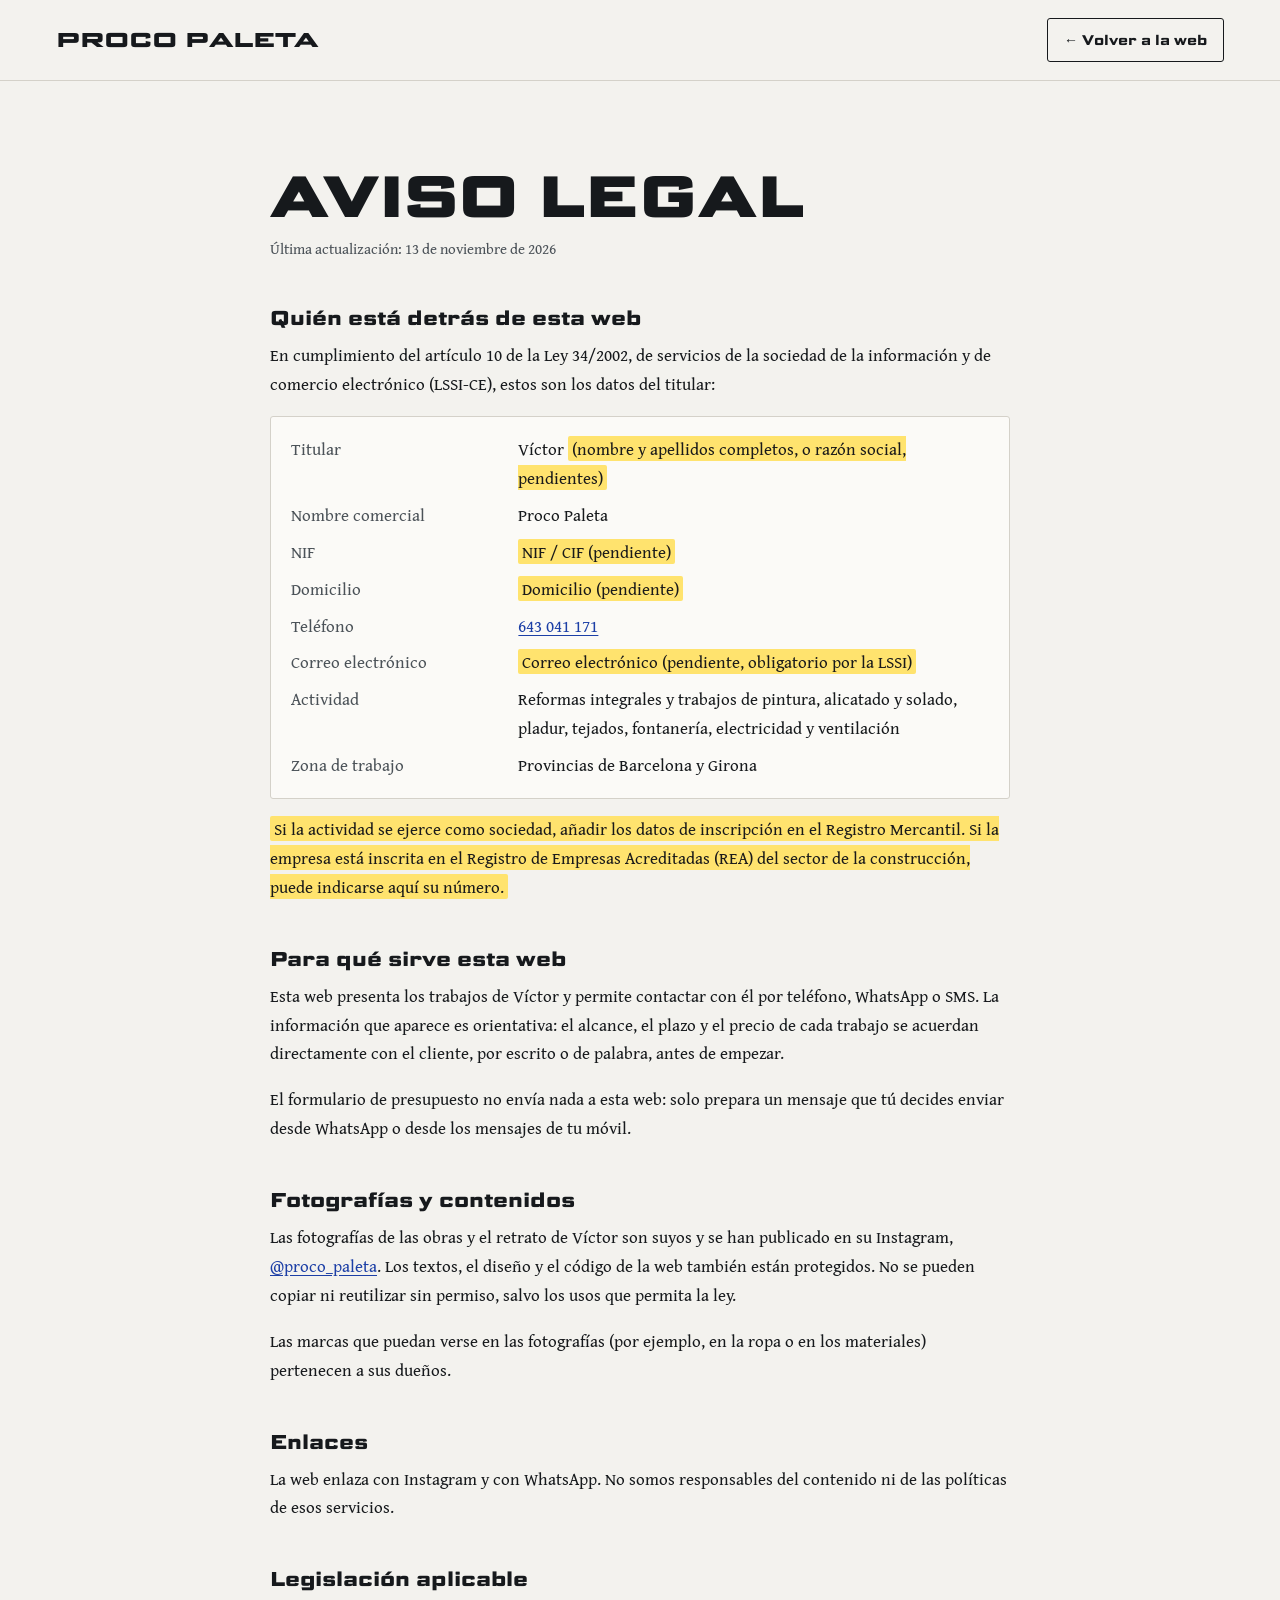
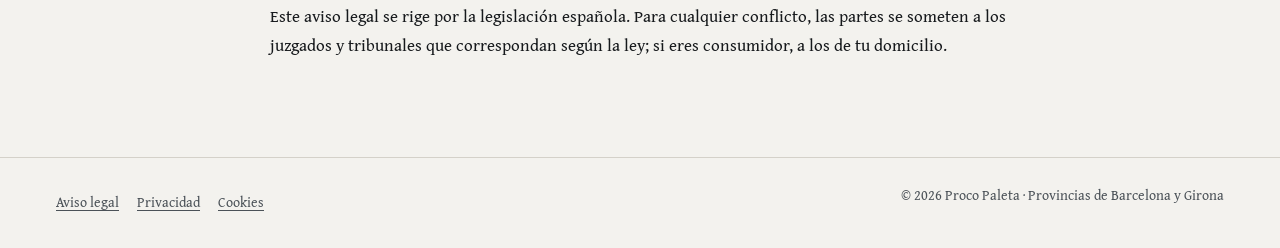
<file: aviso-legal.html>
<!doctype html>
<html lang="es">
<head>
<meta charset="utf-8">
<meta name="viewport" content="width=device-width, initial-scale=1, viewport-fit=cover">
<title>Aviso legal · Proco Paleta</title>
<meta name="robots" content="noindex, follow">
<meta name="theme-color" content="#f3f2ee">
<link rel="icon" href="favicon.svg" type="image/svg+xml">
<link rel="stylesheet" href="css/fonts.css?v=1">
<link rel="stylesheet" href="css/style.css?v=1">
<link rel="stylesheet" href="css/legal.css?v=1">
</head>
<body class="legal-page">
<header class="legal-top">
  <a class="legal-brand" href="./">Proco Paleta</a>
  <a class="legal-back" href="./">&larr; Volver a la web</a>
</header>

<main class="legal">
  <h1>Aviso legal</h1>
  <p class="upd">Última actualización: 13 de noviembre de 2026</p>

  <h2>Quién está detrás de esta web</h2>
  <p>En cumplimiento del artículo 10 de la Ley 34/2002, de servicios de la sociedad de la información y de comercio electrónico (LSSI-CE), estos son los datos del titular:</p>
  <dl>
    <dt>Titular</dt><dd>Víctor <mark>(nombre y apellidos completos, o razón social, pendientes)</mark></dd>
    <dt>Nombre comercial</dt><dd>Proco Paleta</dd>
    <dt>NIF</dt><dd><mark>NIF / CIF (pendiente)</mark></dd>
    <dt>Domicilio</dt><dd><mark>Domicilio (pendiente)</mark></dd>
    <dt>Teléfono</dt><dd><a href="tel:+34643041171">643 041 171</a></dd>
    <dt>Correo electrónico</dt><dd><mark>Correo electrónico (pendiente, obligatorio por la LSSI)</mark></dd>
    <dt>Actividad</dt><dd>Reformas integrales y trabajos de pintura, alicatado y solado, pladur, tejados, fontanería, electricidad y ventilación</dd>
    <dt>Zona de trabajo</dt><dd>Provincias de Barcelona y Girona</dd>
  </dl>
  <p><mark>Si la actividad se ejerce como sociedad, añadir los datos de inscripción en el Registro Mercantil. Si la empresa está inscrita en el Registro de Empresas Acreditadas (REA) del sector de la construcción, puede indicarse aquí su número.</mark></p>

  <h2>Para qué sirve esta web</h2>
  <p>Esta web presenta los trabajos de Víctor y permite contactar con él por teléfono, WhatsApp o SMS. La información que aparece es orientativa: el alcance, el plazo y el precio de cada trabajo se acuerdan directamente con el cliente, por escrito o de palabra, antes de empezar.</p>
  <p>El formulario de presupuesto no envía nada a esta web: solo prepara un mensaje que tú decides enviar desde WhatsApp o desde los mensajes de tu móvil.</p>

  <h2>Fotografías y contenidos</h2>
  <p>Las fotografías de las obras y el retrato de Víctor son suyos y se han publicado en su Instagram, <a href="https://www.instagram.com/proco_paleta/" target="_blank" rel="noopener">@proco_paleta</a>. Los textos, el diseño y el código de la web también están protegidos. No se pueden copiar ni reutilizar sin permiso, salvo los usos que permita la ley.</p>
  <p>Las marcas que puedan verse en las fotografías (por ejemplo, en la ropa o en los materiales) pertenecen a sus dueños.</p>

  <h2>Enlaces</h2>
  <p>La web enlaza con Instagram y con WhatsApp. No somos responsables del contenido ni de las políticas de esos servicios.</p>

  <h2>Legislación aplicable</h2>
  <p>Este aviso legal se rige por la legislación española. Para cualquier conflicto, las partes se someten a los juzgados y tribunales que correspondan según la ley; si eres consumidor, a los de tu domicilio.</p>
</main>

<footer class="legal-foot">
  <nav class="legal-links" aria-label="Información legal">
    <a href="aviso-legal.html" aria-current="page">Aviso legal</a>
    <a href="privacidad.html">Privacidad</a>
    <a href="cookies.html">Cookies</a>
  </nav>
  <p>© 2026 Proco Paleta · Provincias de Barcelona y Girona</p>
</footer>
</body>
</html>
</file>
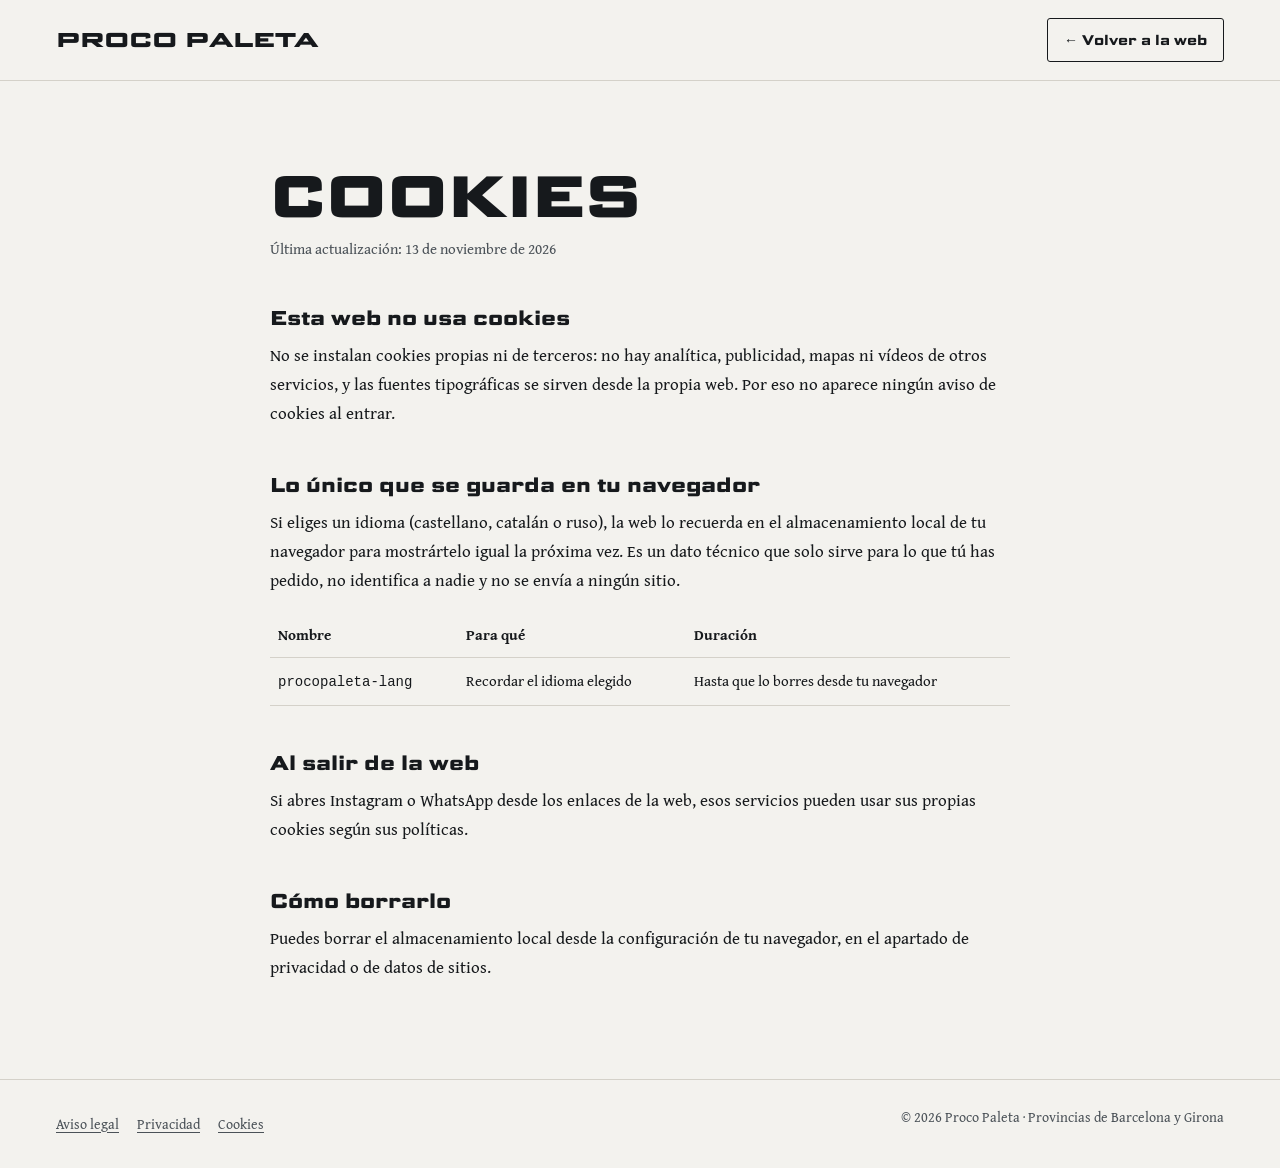
<file: cookies.html>
<!doctype html>
<html lang="es">
<head>
<meta charset="utf-8">
<meta name="viewport" content="width=device-width, initial-scale=1, viewport-fit=cover">
<title>Cookies · Proco Paleta</title>
<meta name="robots" content="noindex, follow">
<meta name="theme-color" content="#f3f2ee">
<link rel="icon" href="favicon.svg" type="image/svg+xml">
<link rel="stylesheet" href="css/fonts.css?v=1">
<link rel="stylesheet" href="css/style.css?v=1">
<link rel="stylesheet" href="css/legal.css?v=1">
</head>
<body class="legal-page">
<header class="legal-top">
  <a class="legal-brand" href="./">Proco Paleta</a>
  <a class="legal-back" href="./">&larr; Volver a la web</a>
</header>

<main class="legal">
  <h1>Cookies</h1>
  <p class="upd">Última actualización: 13 de noviembre de 2026</p>

  <h2>Esta web no usa cookies</h2>
  <p>No se instalan cookies propias ni de terceros: no hay analítica, publicidad, mapas ni vídeos de otros servicios, y las fuentes tipográficas se sirven desde la propia web. Por eso no aparece ningún aviso de cookies al entrar.</p>

  <h2>Lo único que se guarda en tu navegador</h2>
  <p>Si eliges un idioma (castellano, catalán o ruso), la web lo recuerda en el almacenamiento local de tu navegador para mostrártelo igual la próxima vez. Es un dato técnico que solo sirve para lo que tú has pedido, no identifica a nadie y no se envía a ningún sitio.</p>
  <table>
    <thead><tr><th>Nombre</th><th>Para qué</th><th>Duración</th></tr></thead>
    <tbody><tr><td><code>procopaleta-lang</code></td><td>Recordar el idioma elegido</td><td>Hasta que lo borres desde tu navegador</td></tr></tbody>
  </table>

  <h2>Al salir de la web</h2>
  <p>Si abres Instagram o WhatsApp desde los enlaces de la web, esos servicios pueden usar sus propias cookies según sus políticas.</p>

  <h2>Cómo borrarlo</h2>
  <p>Puedes borrar el almacenamiento local desde la configuración de tu navegador, en el apartado de privacidad o de datos de sitios.</p>
</main>

<footer class="legal-foot">
  <nav class="legal-links" aria-label="Información legal">
    <a href="aviso-legal.html">Aviso legal</a>
    <a href="privacidad.html">Privacidad</a>
    <a href="cookies.html" aria-current="page">Cookies</a>
  </nav>
  <p>© 2026 Proco Paleta · Provincias de Barcelona y Girona</p>
</footer>
</body>
</html>
</file>
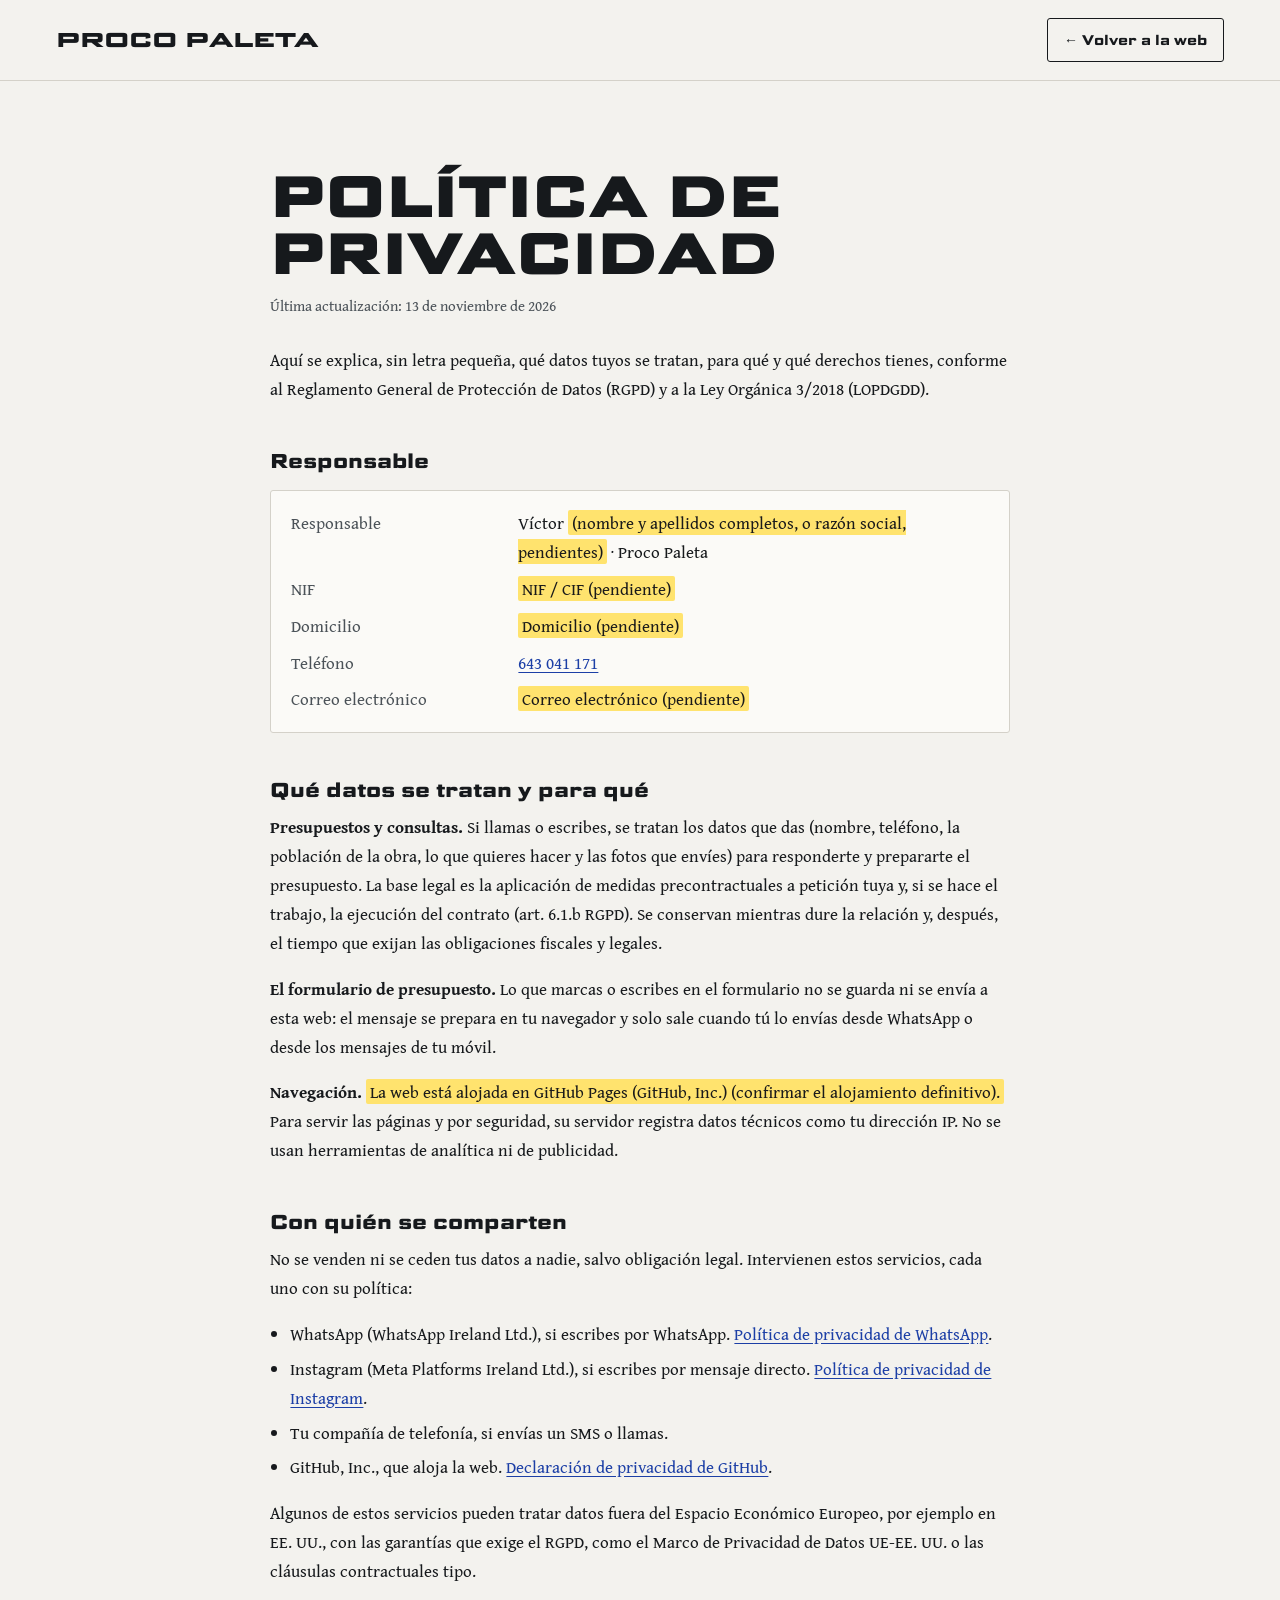
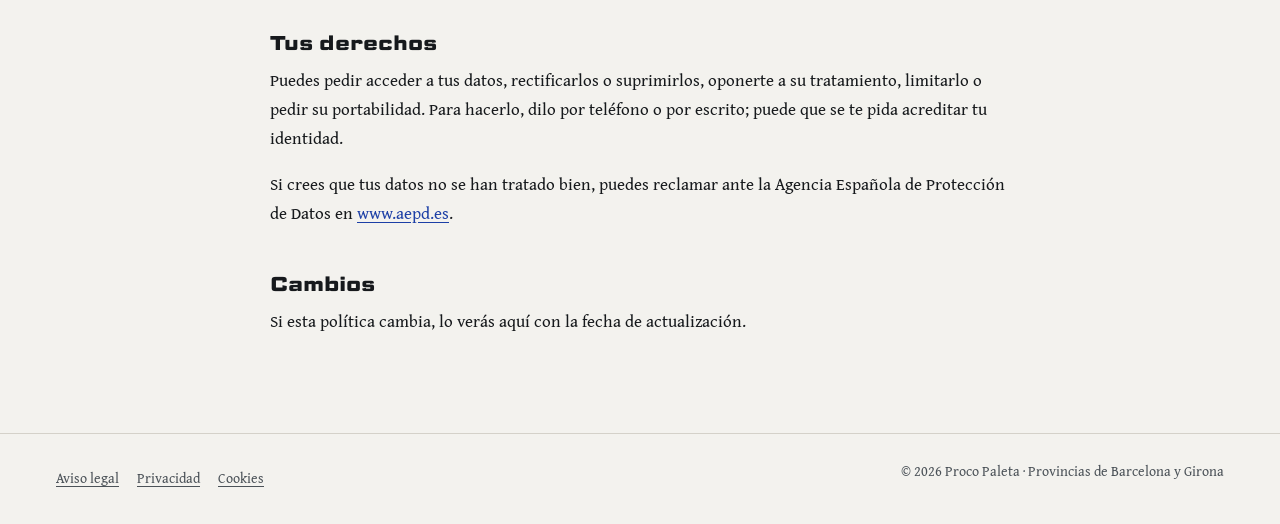
<file: privacidad.html>
<!doctype html>
<html lang="es">
<head>
<meta charset="utf-8">
<meta name="viewport" content="width=device-width, initial-scale=1, viewport-fit=cover">
<title>Política de privacidad · Proco Paleta</title>
<meta name="robots" content="noindex, follow">
<meta name="theme-color" content="#f3f2ee">
<link rel="icon" href="favicon.svg" type="image/svg+xml">
<link rel="stylesheet" href="css/fonts.css?v=1">
<link rel="stylesheet" href="css/style.css?v=1">
<link rel="stylesheet" href="css/legal.css?v=1">
</head>
<body class="legal-page">
<header class="legal-top">
  <a class="legal-brand" href="./">Proco Paleta</a>
  <a class="legal-back" href="./">&larr; Volver a la web</a>
</header>

<main class="legal">
  <h1>Política de privacidad</h1>
  <p class="upd">Última actualización: 13 de noviembre de 2026</p>
  <p>Aquí se explica, sin letra pequeña, qué datos tuyos se tratan, para qué y qué derechos tienes, conforme al Reglamento General de Protección de Datos (RGPD) y a la Ley Orgánica 3/2018 (LOPDGDD).</p>

  <h2>Responsable</h2>
  <dl>
    <dt>Responsable</dt><dd>Víctor <mark>(nombre y apellidos completos, o razón social, pendientes)</mark> · Proco Paleta</dd>
    <dt>NIF</dt><dd><mark>NIF / CIF (pendiente)</mark></dd>
    <dt>Domicilio</dt><dd><mark>Domicilio (pendiente)</mark></dd>
    <dt>Teléfono</dt><dd><a href="tel:+34643041171">643 041 171</a></dd>
    <dt>Correo electrónico</dt><dd><mark>Correo electrónico (pendiente)</mark></dd>
  </dl>

  <h2>Qué datos se tratan y para qué</h2>
  <p><strong>Presupuestos y consultas.</strong> Si llamas o escribes, se tratan los datos que das (nombre, teléfono, la población de la obra, lo que quieres hacer y las fotos que envíes) para responderte y prepararte el presupuesto. La base legal es la aplicación de medidas precontractuales a petición tuya y, si se hace el trabajo, la ejecución del contrato (art. 6.1.b RGPD). Se conservan mientras dure la relación y, después, el tiempo que exijan las obligaciones fiscales y legales.</p>
  <p><strong>El formulario de presupuesto.</strong> Lo que marcas o escribes en el formulario no se guarda ni se envía a esta web: el mensaje se prepara en tu navegador y solo sale cuando tú lo envías desde WhatsApp o desde los mensajes de tu móvil.</p>
  <p><strong>Navegación.</strong> <mark>La web está alojada en GitHub Pages (GitHub, Inc.) (confirmar el alojamiento definitivo).</mark> Para servir las páginas y por seguridad, su servidor registra datos técnicos como tu dirección IP. No se usan herramientas de analítica ni de publicidad.</p>

  <h2>Con quién se comparten</h2>
  <p>No se venden ni se ceden tus datos a nadie, salvo obligación legal. Intervienen estos servicios, cada uno con su política:</p>
  <ul>
    <li>WhatsApp (WhatsApp Ireland Ltd.), si escribes por WhatsApp. <a href="https://www.whatsapp.com/legal/privacy-policy-eea" target="_blank" rel="noopener">Política de privacidad de WhatsApp</a>.</li>
    <li>Instagram (Meta Platforms Ireland Ltd.), si escribes por mensaje directo. <a href="https://privacycenter.instagram.com/policy" target="_blank" rel="noopener">Política de privacidad de Instagram</a>.</li>
    <li>Tu compañía de telefonía, si envías un SMS o llamas.</li>
    <li>GitHub, Inc., que aloja la web. <a href="https://docs.github.com/es/site-policy/privacy-policies/github-general-privacy-statement" target="_blank" rel="noopener">Declaración de privacidad de GitHub</a>.</li>
  </ul>
  <p>Algunos de estos servicios pueden tratar datos fuera del Espacio Económico Europeo, por ejemplo en EE. UU., con las garantías que exige el RGPD, como el Marco de Privacidad de Datos UE-EE. UU. o las cláusulas contractuales tipo.</p>

  <h2>Tus derechos</h2>
  <p>Puedes pedir acceder a tus datos, rectificarlos o suprimirlos, oponerte a su tratamiento, limitarlo o pedir su portabilidad. Para hacerlo, dilo por teléfono o por escrito; puede que se te pida acreditar tu identidad.</p>
  <p>Si crees que tus datos no se han tratado bien, puedes reclamar ante la Agencia Española de Protección de Datos en <a href="https://www.aepd.es/" target="_blank" rel="noopener">www.aepd.es</a>.</p>

  <h2>Cambios</h2>
  <p>Si esta política cambia, lo verás aquí con la fecha de actualización.</p>
</main>

<footer class="legal-foot">
  <nav class="legal-links" aria-label="Información legal">
    <a href="aviso-legal.html">Aviso legal</a>
    <a href="privacidad.html" aria-current="page">Privacidad</a>
    <a href="cookies.html">Cookies</a>
  </nav>
  <p>© 2026 Proco Paleta · Provincias de Barcelona y Girona</p>
</footer>
</body>
</html>
</file>
<file: css/fonts.css>
/* Fuentes alojadas en la propia web (sin llamadas a Google) */
@font-face {
  font-family: 'Gentium Book Plus';
  font-style: italic;
  font-weight: 400;
  font-display: swap;
  src: url(../assets/fonts/gentium-book-plus-italic-400-cyrillic.woff2) format('woff2');
  unicode-range: U+0301, U+0400-045F, U+0490-0491, U+04B0-04B1, U+2116;
}
@font-face {
  font-family: 'Gentium Book Plus';
  font-style: italic;
  font-weight: 400;
  font-display: swap;
  src: url(../assets/fonts/gentium-book-plus-italic-400-latin-ext.woff2) format('woff2');
  unicode-range: U+0100-02BA, U+02BD-02C5, U+02C7-02CC, U+02CE-02D7, U+02DD-02FF, U+0304, U+0308, U+0329, U+1D00-1DBF, U+1E00-1E9F, U+1EF2-1EFF, U+2020, U+20A0-20AB, U+20AD-20C4, U+2113, U+2C60-2C7F, U+A720-A7FF;
}
@font-face {
  font-family: 'Gentium Book Plus';
  font-style: italic;
  font-weight: 400;
  font-display: swap;
  src: url(../assets/fonts/gentium-book-plus-italic-400-latin.woff2) format('woff2');
  unicode-range: U+0000-00FF, U+0131, U+0152-0153, U+02BB-02BC, U+02C6, U+02DA, U+02DC, U+0304, U+0308, U+0329, U+2000-206F, U+20AC, U+2122, U+2191, U+2193, U+2212, U+2215, U+FEFF, U+FFFD;
}
@font-face {
  font-family: 'Gentium Book Plus';
  font-style: normal;
  font-weight: 400;
  font-display: swap;
  src: url(../assets/fonts/gentium-book-plus-normal-400-cyrillic.woff2) format('woff2');
  unicode-range: U+0301, U+0400-045F, U+0490-0491, U+04B0-04B1, U+2116;
}
@font-face {
  font-family: 'Gentium Book Plus';
  font-style: normal;
  font-weight: 400;
  font-display: swap;
  src: url(../assets/fonts/gentium-book-plus-normal-400-latin-ext.woff2) format('woff2');
  unicode-range: U+0100-02BA, U+02BD-02C5, U+02C7-02CC, U+02CE-02D7, U+02DD-02FF, U+0304, U+0308, U+0329, U+1D00-1DBF, U+1E00-1E9F, U+1EF2-1EFF, U+2020, U+20A0-20AB, U+20AD-20C4, U+2113, U+2C60-2C7F, U+A720-A7FF;
}
@font-face {
  font-family: 'Gentium Book Plus';
  font-style: normal;
  font-weight: 400;
  font-display: swap;
  src: url(../assets/fonts/gentium-book-plus-normal-400-latin.woff2) format('woff2');
  unicode-range: U+0000-00FF, U+0131, U+0152-0153, U+02BB-02BC, U+02C6, U+02DA, U+02DC, U+0304, U+0308, U+0329, U+2000-206F, U+20AC, U+2122, U+2191, U+2193, U+2212, U+2215, U+FEFF, U+FFFD;
}
@font-face {
  font-family: 'Gentium Book Plus';
  font-style: normal;
  font-weight: 700;
  font-display: swap;
  src: url(../assets/fonts/gentium-book-plus-normal-700-cyrillic.woff2) format('woff2');
  unicode-range: U+0301, U+0400-045F, U+0490-0491, U+04B0-04B1, U+2116;
}
@font-face {
  font-family: 'Gentium Book Plus';
  font-style: normal;
  font-weight: 700;
  font-display: swap;
  src: url(../assets/fonts/gentium-book-plus-normal-700-latin-ext.woff2) format('woff2');
  unicode-range: U+0100-02BA, U+02BD-02C5, U+02C7-02CC, U+02CE-02D7, U+02DD-02FF, U+0304, U+0308, U+0329, U+1D00-1DBF, U+1E00-1E9F, U+1EF2-1EFF, U+2020, U+20A0-20AB, U+20AD-20C4, U+2113, U+2C60-2C7F, U+A720-A7FF;
}
@font-face {
  font-family: 'Gentium Book Plus';
  font-style: normal;
  font-weight: 700;
  font-display: swap;
  src: url(../assets/fonts/gentium-book-plus-normal-700-latin.woff2) format('woff2');
  unicode-range: U+0000-00FF, U+0131, U+0152-0153, U+02BB-02BC, U+02C6, U+02DA, U+02DC, U+0304, U+0308, U+0329, U+2000-206F, U+20AC, U+2122, U+2191, U+2193, U+2212, U+2215, U+FEFF, U+FFFD;
}
@font-face {
  font-family: 'Science Gothic';
  font-style: normal;
  font-weight: 100 900;
  font-stretch: 50% 200%;
  font-display: swap;
  src: url(../assets/fonts/science-gothic-normal-100-900-cyrillic.woff2) format('woff2');
  unicode-range: U+0301, U+0400-045F, U+0490-0491, U+04B0-04B1, U+2116;
}
@font-face {
  font-family: 'Science Gothic';
  font-style: normal;
  font-weight: 100 900;
  font-stretch: 50% 200%;
  font-display: swap;
  src: url(../assets/fonts/science-gothic-normal-100-900-latin-ext.woff2) format('woff2');
  unicode-range: U+0100-02BA, U+02BD-02C5, U+02C7-02CC, U+02CE-02D7, U+02DD-02FF, U+0304, U+0308, U+0329, U+1D00-1DBF, U+1E00-1E9F, U+1EF2-1EFF, U+2020, U+20A0-20AB, U+20AD-20C4, U+2113, U+2C60-2C7F, U+A720-A7FF;
}
@font-face {
  font-family: 'Science Gothic';
  font-style: normal;
  font-weight: 100 900;
  font-stretch: 50% 200%;
  font-display: swap;
  src: url(../assets/fonts/science-gothic-normal-100-900-latin.woff2) format('woff2');
  unicode-range: U+0000-00FF, U+0131, U+0152-0153, U+02BB-02BC, U+02C6, U+02DA, U+02DC, U+0304, U+0308, U+0329, U+2000-206F, U+20AC, U+2122, U+2191, U+2193, U+2212, U+2215, U+FEFF, U+FFFD;
}
</file>
<file: css/style.css>
/* Proco Paleta · Víctor, reformas integrales
   Blanco de cal y azul cobalto (el de sus azulejos y su gresite); Science Gothic + Gentium Book Plus.
   Juntas finas y todo alineado al eje: la web se monta como una pared bien alicatada. */

:root {
  --calc: #f3f2ee;
  --paper: #fbfaf7;
  --stone: #e6e4de;
  --ink: #16191c;
  --ink-2: #4b5258;
  --line: #d4d1c9;
  --cobalt: #1c3fa6;
  --cobalt-d: #132e7e;
  --sky: #cdd8f4;
  --f-d: 'Science Gothic', 'Arial Narrow', sans-serif;
  --f-b: 'Gentium Book Plus', Georgia, serif;
  --head: 76px;
  --wrap: 1280px;
  --pad: clamp(20px, 5.5vw, 80px);
  --ease: cubic-bezier(.23, 1, .32, 1);
  --ease-io: cubic-bezier(.77, 0, .175, 1);
  --sec: clamp(76px, 11vh, 128px);
  interpolate-size: allow-keywords;
}

*, *::before, *::after { box-sizing: border-box; }
html { -webkit-text-size-adjust: 100%; text-size-adjust: 100%; overflow-x: clip; scrollbar-color: #9a9d9f var(--calc); }
@media (prefers-reduced-motion: no-preference) { html { scroll-behavior: smooth; } }
body { margin: 0; background: var(--calc); color: var(--ink); font: 400 18px/1.6 var(--f-b); overflow-x: clip; caret-color: var(--cobalt); }
img, svg { display: block; max-width: 100%; }
svg { flex-shrink: 0; }
img { height: auto; }
a { color: inherit; }
p { margin: 0 0 1em; }
h1, h2, h3 { margin: 0; font-weight: normal; }
[hidden] { display: none !important; }
[id] { scroll-margin-top: calc(var(--head) + 8px); }
::selection { background: var(--cobalt); color: #fff; }
:focus-visible { outline: 2px solid var(--cobalt); outline-offset: 3px; }
.band-blue :focus-visible, .band-ink :focus-visible { outline-color: #fff; }
::-webkit-scrollbar { width: 12px; height: 12px; }
::-webkit-scrollbar-track { background: var(--calc); }
::-webkit-scrollbar-thumb { background: #a3a6a8; border: 3px solid var(--calc); border-radius: 6px; }

.wrap { width: min(100% - 2 * var(--pad), var(--wrap)); margin-inline: auto; }

.skip { position: fixed; z-index: 100; left: 12px; top: 12px; padding: 12px 18px; background: var(--ink); color: #fff; font: 600 15px/1 var(--f-d); text-decoration: none; border-radius: 3px; translate: 0 -200%; transition: translate .2s var(--ease); }
.skip:focus { translate: 0 0; }

/* ---------- botones y enlaces ---------- */
.btn { display: inline-flex; align-items: center; justify-content: center; gap: 10px; min-height: 52px; padding: 0 24px; border: 1.5px solid transparent; border-radius: 3px; font: 640 16px/1.1 var(--f-d); font-stretch: 106%; text-decoration: none; text-align: center; cursor: pointer; transition: transform .16s var(--ease), background-color .2s, color .2s, border-color .2s; }
.btn svg { width: 20px; height: 20px; flex: none; }
.btn:active { transform: scale(.97); }
.btn-solid { background: var(--cobalt); color: #fff; }
.btn-line { background: transparent; border-color: var(--ink); color: var(--ink); }
.btn-white { background: #fff; color: var(--cobalt-d); }
.btn-ghost { background: transparent; border-color: rgba(255, 255, 255, .7); color: #fff; }
@media (hover: hover) and (pointer: fine) {
  .btn-solid:hover { background: var(--cobalt-d); }
  .btn-line:hover { background: var(--ink); color: #fff; }
  .btn-white:hover { background: var(--sky); }
  .btn-ghost:hover { border-color: #fff; background: rgba(255, 255, 255, .1); }
}
.icon-btn { display: none; place-items: center; width: 44px; height: 44px; border: 1.5px solid var(--line); border-radius: 3px; background: none; color: inherit; cursor: pointer; }
.icon-btn svg { width: 22px; height: 22px; }

/* ---------- cabecera simétrica ---------- */
.head { position: sticky; top: 0; z-index: 60; background: var(--calc); border-bottom: 1px solid var(--line); }
.head-in { width: min(100% - 2 * var(--pad), var(--wrap)); height: var(--head); margin-inline: auto; display: grid; grid-template-columns: 1fr auto 1fr; align-items: center; gap: 24px; }
.head-side { display: flex; align-items: center; gap: clamp(16px, 2vw, 30px); }
.head-r { justify-content: flex-end; }
.brand { display: grid; justify-items: center; gap: 3px; color: inherit; text-decoration: none; text-align: center; }
.brand-n { font: 780 22px/1 var(--f-d); font-stretch: 168%; text-transform: uppercase; letter-spacing: .01em; }
.brand-s { font: 400 14px/1.2 var(--f-b); color: var(--ink-2); }
.nav { display: flex; gap: clamp(16px, 2vw, 28px); }
.nav a { position: relative; padding: 12px 0; font: 600 15px/1 var(--f-d); font-stretch: 104%; text-decoration: none; }
.nav a::after { content: ""; position: absolute; left: 0; right: 0; bottom: 6px; height: 1.5px; background: currentColor; transform: scaleX(0); transform-origin: left; transition: transform .25s var(--ease); }
@media (hover: hover) and (pointer: fine) { .nav a:hover::after { transform: scaleX(1); } }
.langs { display: flex; gap: 2px; }
.langs button { min-width: 36px; min-height: 36px; padding: 0 6px; border: 1.5px solid transparent; border-radius: 3px; background: none; color: var(--ink-2); font: 640 13px/1 var(--f-d); cursor: pointer; }
.langs button[aria-pressed="true"] { border-color: var(--ink); color: var(--ink); }
@media (hover: hover) and (pointer: fine) { .langs button:hover { color: var(--ink); } }
.btn-head { min-height: 44px; padding: 0 18px; font-size: 15px; }

.menu { position: fixed; inset: var(--head) 0 0; z-index: 59; display: grid; align-content: space-between; gap: 32px; padding: 20px var(--pad) 32px; background: var(--calc); overflow-y: auto; }
.menu-nav a { display: block; padding: 14px 0; border-bottom: 1px solid var(--line); font: 740 clamp(24px, 6.4vw, 34px)/1.1 var(--f-d); font-stretch: 112%; text-transform: uppercase; text-decoration: none; }
.menu-foot { display: grid; gap: 12px; }
.langs-menu { flex-wrap: wrap; gap: 8px; margin-top: 8px; }
.langs-menu button { min-height: 44px; padding: 0 14px; font-size: 15px; border-color: var(--line); }

@media (max-width: 560px) {
  .brand-n { font-size: 18px; font-stretch: 132%; white-space: nowrap; }
  .brand-s { font-size: 13px; }
}
@media (max-width: 1080px) {
  .head-l, .nav-r, .btn-head { display: none; }
  .head-in { grid-template-columns: 1fr auto; }
  .brand { justify-items: start; text-align: left; }
  .icon-btn { display: inline-grid; }
}

/* ---------- títulos de sección ---------- */
.sec-head { max-width: 58rem; }
.sec-head-c { margin-inline: auto; text-align: center; }
.sec-head h2, .sec-title-c { font: 760 clamp(32px, 4.3vw, 62px)/.94 var(--f-d); font-stretch: 116%; text-transform: uppercase; letter-spacing: -.005em; text-wrap: balance; }
.sec-title-c { text-align: center; }
.sec-head p { margin: 18px auto 0; max-width: 40rem; font-size: clamp(18px, 1.4vw, 21px); line-height: 1.5; color: var(--ink-2); text-wrap: pretty; }
.band-blue { background: var(--cobalt); color: #fff; }
.band-blue .sec-head p { color: var(--sky); }
.band-ink { background: var(--ink); color: #eeede8; }
.band-ink .sec-head p { color: #b9bcbe; }
.band-stone { background: var(--stone); }

/* ---------- 1 · portada ---------- */
.hero { --door-w: min(34vw, calc((100svh - var(--head) - 230px) * .75), 500px); padding-top: clamp(18px, 3vh, 34px); }
.hero-in { display: grid; grid-template-columns: minmax(0, 1fr) var(--door-w) minmax(0, 1fr); grid-template-rows: auto auto 1fr auto; column-gap: clamp(28px, 3.4vw, 52px); min-height: calc(100svh - var(--head) - clamp(18px, 3vh, 34px)); }
.hero-h1 { grid-column: 1 / -1; grid-row: 1 / 3; display: grid; grid-template-columns: subgrid; grid-template-rows: subgrid; }
.fit-1 { grid-column: 1 / -1; grid-row: 1; display: block; padding-bottom: clamp(14px, 2.2vh, 26px); font: 790 var(--fit-size, clamp(40px, 6.4vw, 96px))/.84 var(--f-d); font-stretch: var(--fit-stretch, 112%); text-transform: uppercase; letter-spacing: -.008em; text-align: center; white-space: nowrap; }
.fit .fw { display: inline-block; }
.h1-l, .h1-r { grid-row: 2; align-self: start; padding-top: 2px; font: 680 clamp(16px, 1.9vw, 30px)/1 var(--f-d); font-stretch: 120%; text-transform: uppercase; white-space: nowrap; }
.h1-l { grid-column: 1; justify-self: end; text-align: right; }
.h1-r { grid-column: 3; justify-self: start; }
.door { grid-column: 2; grid-row: 2 / 5; align-self: start; position: relative; margin: 0; aspect-ratio: 3 / 4; overflow: hidden; border-radius: 2px; background: var(--stone); }
.door img { position: absolute; inset: 0; width: 100%; height: 100%; object-fit: cover; }
.js:not(.ready) .door-b { clip-path: inset(100% 0 0 0); }
.trowel { position: absolute; left: -6%; top: 0; width: 112%; height: auto; pointer-events: none; opacity: 0; filter: drop-shadow(0 6px 8px rgba(0, 0, 0, .28)); will-change: transform; }
.hero-l, .hero-r { grid-row: 4; align-self: end; padding-bottom: clamp(26px, 6vh, 64px); }
.hero-l { grid-column: 1; max-width: 27rem; }
.hero-r { grid-column: 3; justify-self: end; text-align: right; }
.lead { margin: 0 0 24px; font-size: clamp(18px, 1.42vw, 22px); line-height: 1.5; text-wrap: pretty; }
.tel-big { margin: 0; }
.tel-k { display: block; margin-bottom: 8px; color: var(--ink-2); font-size: clamp(17px, 1.25vw, 20px); }
.tel-n { display: inline-flex; align-items: center; gap: 12px; font: 780 clamp(30px, 3.1vw, 48px)/1 var(--f-d); font-stretch: 110%; font-variant-numeric: tabular-nums; text-decoration: none; white-space: nowrap; }
.tel-n svg { width: .62em; height: .62em; color: var(--cobalt); }
@media (hover: hover) and (pointer: fine) { .tel-n:hover { color: var(--cobalt); } }

/* entrada de la portada (una vez) */
.js .hero-h1 > span, .js .hero [data-enter] { opacity: 0; translate: 0 16px; }
.hero.in .hero-h1 > span, .hero.in [data-enter], .ready .hero-h1 > span, .ready .hero [data-enter] { opacity: 1; translate: 0 0; transition: opacity .7s var(--ease), translate .9s var(--ease); }
.hero.in .h1-l, .hero.in .h1-r { transition-delay: .12s; }
.hero.in .hero-l, .hero.in .hero-r { transition-delay: .9s; }

/* tableta en horizontal: la puerta algo más baja y el texto debajo, a lo ancho */
@media (min-width: 861px) and (max-width: 1100px) {
  .hero { --door-w: min(34vw, calc((100svh - var(--head) - 350px) * .75), 420px); }
  .hero-in { grid-template-rows: auto auto auto auto; }
  .door { grid-row: 2 / 4; }
  .hero-l, .hero-r { grid-row: 4; align-self: start; padding: 26px 0 32px; }
  .hero-l { grid-column: 1 / 3; max-width: 34rem; }
  .hero-r { grid-column: 3; }
}
@media (max-width: 860px) {
  .hero { --door-w: 100%; padding-top: 18px; }
  .hero-in { grid-template-columns: minmax(0, 1fr); grid-template-rows: none; min-height: 0; }
  .hero-h1 { display: block; grid-row: auto; text-align: center; line-height: 1; }
  .fit-1 { white-space: normal; padding-bottom: 12px; line-height: .86; }
  .fit-1 .fw { display: block; white-space: nowrap; }
  .h1-l, .h1-r { display: inline; font-size: clamp(15px, 4.5vw, 24px); font-stretch: 112%; }
  .door { order: 1; grid-row: auto; grid-column: 1; width: min(100%, 520px); justify-self: center; margin-top: 18px; aspect-ratio: 4 / 5; }
  .hero-l { order: 2; }
  .hero-r { order: 3; }
  .hero-l, .hero-r { grid-column: 1; grid-row: auto; justify-self: stretch; text-align: left; padding-bottom: 0; max-width: none; }
  .hero-l { margin-top: 26px; }
  .hero-l .btn { width: 100%; }
  .hero-r { margin: 26px 0 40px; padding-top: 22px; border-top: 1px solid var(--line); }
}

/* ---------- 2 · oficios: el plano ---------- */
.oficios { padding: var(--sec) 0; }
.plan { display: grid; grid-template-columns: minmax(0, 1fr) minmax(0, 1.42fr) minmax(0, 1fr); align-items: center; gap: clamp(18px, 2.6vw, 44px); margin-top: clamp(36px, 5vh, 56px); }
.legend { display: grid; gap: 14px; margin: 0; padding: 0; list-style: none; }
.leg { display: grid; grid-template-columns: auto auto minmax(0, 1fr); align-items: center; min-height: 124px; gap: 14px; width: 100%; padding: 16px 18px; border: 1.5px solid rgba(255, 255, 255, .26); border-radius: 3px; background: transparent; color: #fff; font: inherit; text-align: left; cursor: pointer; transition: background-color .2s, border-color .2s, transform .16s var(--ease); }
.leg:active { transform: scale(.985); }
.legend-l .leg { grid-template-columns: minmax(0, 1fr) auto auto; text-align: right; }
.legend-l .leg-t { order: 1; }
.legend-l .leg-i { order: 2; }
.legend-l .leg-n { order: 3; }
.leg-n { display: grid; place-items: center; width: 30px; height: 30px; border: 1.5px solid #fff; border-radius: 50%; font: 720 14px/1 var(--f-d); transition: background-color .2s, color .2s; }
.leg-i { width: 30px; height: 30px; }
.leg-t b { display: block; margin-bottom: 4px; font: 700 18px/1.15 var(--f-d); font-stretch: 106%; }
.leg-t span { display: block; color: var(--sky); font-size: 16px; line-height: 1.4; }
.leg[aria-pressed="true"] { background: rgba(255, 255, 255, .1); border-color: #fff; }
.leg[aria-pressed="true"] .leg-n { background: #fff; color: var(--cobalt); }
@media (hover: hover) and (pointer: fine) { .leg:hover { border-color: #fff; background: rgba(255, 255, 255, .06); } }
.house { margin: 0; }
.house-svg { width: 100%; height: auto; color: #fff; overflow: visible; }
.house-svg path, .house-svg rect, .house-svg circle { fill: none; stroke: currentColor; stroke-width: 1.6; stroke-linejoin: round; vector-effect: non-scaling-stroke; }
.house-svg rect[fill^="url"] { fill-opacity: 1; }
.house-svg .hs-ground { stroke-width: 2; }
.house-svg .hs-tiles { stroke-width: 7; stroke-dasharray: 9 3.5; vector-effect: none; }
.house-svg .hs-thin { stroke-width: 1.1; }
.house-svg .hs-dash { stroke-dasharray: 5 4; }
.house-svg .hs-joints { stroke-width: 7; stroke-dasharray: 1.2 22; vector-effect: none; }
.house-svg .hs-fill { fill: rgba(255, 255, 255, .14); }
.house-svg .hs-paint { fill: rgba(255, 255, 255, .17); stroke: none; }
.house-svg .hs-out { stroke-width: 5; stroke-dasharray: 2 6; vector-effect: none; }
.house-svg .hs-dot { stroke-width: 3.4; stroke-linecap: round; }
.house-svg rect[fill="url(#p-tile)"], .house-svg rect[fill="url(#p-mosaic)"], .house-svg rect[fill="url(#p-hatch)"] { stroke: none; }
.hs-z, .hs-c { transition: opacity .3s var(--ease); }
.hs-c circle { fill: var(--cobalt); stroke-width: 1.6; }
.hs-c text { fill: #fff; font: 720 14px var(--f-d); text-anchor: middle; }
.hs-c.on circle { fill: #fff; }
.hs-c.on text { fill: var(--cobalt); }
.house.has-on .hs-z:not(.on), .house.has-on .hs-c:not(.on) { opacity: .25; }
.hs-z.on path, .hs-z.on rect, .hs-z.on circle { stroke-width: 2.4; }
@media (max-width: 960px) {
  .plan { grid-template-columns: 1fr 1fr; }
  .house { grid-column: 1 / -1; order: -1; max-width: 640px; justify-self: center; width: 100%; }
  .legend-l .leg { grid-template-columns: auto auto minmax(0, 1fr); text-align: left; }
  .legend-l .leg-t { order: 3; } .legend-l .leg-i { order: 2; } .legend-l .leg-n { order: 1; }
}
@media (max-width: 600px) {
  .plan { grid-template-columns: 1fr; gap: 14px; }
  .leg { padding: 14px; min-height: 0; }
}

/* ---------- 3 · el baño, paso a paso ---------- */
.steps { padding-top: var(--sec); }
.steps-track { position: relative; height: calc(5 * 70svh + 100svh - var(--head)); margin-top: clamp(28px, 4vh, 48px); }
.steps-stage { position: sticky; top: var(--head); height: calc(100svh - var(--head)); display: grid; grid-template-columns: minmax(0, 1fr) auto minmax(0, 1fr); align-items: center; gap: clamp(28px, 4vw, 72px); }
.steps-frame { position: relative; height: min(calc(100svh - var(--head) - 56px), 900px); aspect-ratio: 4 / 5; overflow: hidden; border-radius: 2px; background: #23272b; }
.st-img { position: absolute; inset: 0; width: 100%; height: 100%; object-fit: cover; }
.js .st-img:not(:first-child) { clip-path: inset(100% 0 0 0); }
.steps-list { justify-self: end; display: grid; gap: 20px; margin: 0; padding: 0; list-style: none; font: 640 17px/1.2 var(--f-d); font-stretch: 106%; color: rgba(238, 237, 232, .62); text-align: right; }
.steps-list li { display: flex; align-items: center; justify-content: flex-end; gap: 14px; transition: color .35s var(--ease); }
.steps-list li.is-on { color: #fff; }
.sl-n { order: 2; display: grid; place-items: center; width: 30px; height: 30px; border: 1.5px solid currentColor; border-radius: 50%; font-size: 13px; }
.steps-list li.is-on .sl-n { background: #fff; color: var(--ink); border-color: #fff; }
.steps-text { justify-self: start; max-width: 23rem; }
.st-count { margin: 0 0 14px; font: 600 15px/1 var(--f-d); color: #a9adb0; }
.st-count b { color: #fff; font-weight: 700; }
.st-panes { display: grid; }
.st-pane { grid-area: 1 / 1; opacity: 0; translate: 0 10px; transition: opacity .35s var(--ease), translate .5s var(--ease); }
.st-pane.is-on { opacity: 1; translate: 0 0; }
.st-pane h3 { margin-bottom: 14px; font: 760 clamp(28px, 2.8vw, 44px)/.98 var(--f-d); font-stretch: 114%; text-transform: uppercase; text-wrap: balance; }
.st-pane p { margin: 0; font-size: clamp(18px, 1.35vw, 21px); line-height: 1.5; color: #c9cbcc; }
.st-bar { height: 2px; margin-top: 30px; background: rgba(255, 255, 255, .16); }
.st-bar i { display: block; height: 100%; width: 100%; background: #fff; transform: scaleX(var(--p, 0)); transform-origin: left; }
.steps-static { display: grid; grid-template-columns: repeat(5, minmax(0, 1fr)); gap: 18px; margin: 48px auto 0; padding: 0 0 var(--sec); list-style: none; }
.steps-static img { width: 100%; aspect-ratio: 4 / 5; object-fit: cover; border-radius: 2px; }
.steps-static h3 { margin: 16px 0 8px; font: 740 20px/1.05 var(--f-d); text-transform: uppercase; }
.steps-static p { margin: 0; font-size: 16px; color: #c9cbcc; }
.steps.is-static .steps-track { display: none; }
html:not(.js) .steps-track { height: auto; }
html:not(.js) .steps-stage { position: static; height: auto; grid-template-columns: 1fr; padding-bottom: var(--sec); }
html:not(.js) .steps-frame { height: auto; aspect-ratio: auto; display: grid; grid-template-columns: repeat(5, 1fr); gap: 12px; background: none; }
html:not(.js) .st-img { position: static; aspect-ratio: 4 / 5; }
html:not(.js) .st-pane { opacity: 1; translate: none; grid-area: auto; }
html:not(.js) .st-panes { gap: 18px; }
html:not(.js) .st-trowel, html:not(.js) .st-bar, html:not(.js) .st-count { display: none; }
@media (max-width: 860px) {
  .steps-track { height: calc(5 * 62svh + 100svh - var(--head)); }
  .steps-stage { grid-template-columns: 1fr; grid-template-rows: auto auto; align-content: center; justify-items: center; gap: 18px; }
  .steps-list { display: none; }
  .steps-frame { height: min(calc(100svh - var(--head) - 210px), 640px); }
  .steps-text { justify-self: stretch; max-width: none; width: min(100%, 520px); margin-inline: auto; }
  .st-count { margin-bottom: 8px; }
  .st-pane h3 { margin-bottom: 6px; font-size: clamp(22px, 6.6vw, 30px); }
  .st-pane p { font-size: 17px; }
  .st-bar { margin-top: 14px; }
  .steps-static { grid-template-columns: 1fr 1fr; }
}
@media (max-width: 520px) { .steps-static { grid-template-columns: 1fr; } }

/* ---------- 4 · antes y después ---------- */
.obras { padding: var(--sec) 0; }
.cmp-grid { display: grid; grid-template-columns: repeat(3, minmax(0, 1fr)); gap: clamp(30px, 3.4vw, 48px) clamp(16px, 2vw, 28px); margin: clamp(36px, 5vh, 56px) 0 0; padding: 0; list-style: none; }
.cmp { position: relative; margin: 0; aspect-ratio: 4 / 5; overflow: hidden; border-radius: 2px; background: var(--stone); cursor: ew-resize; touch-action: pan-y; user-select: none; -webkit-user-select: none; }
.cmp img { position: absolute; inset: 0; width: 100%; height: 100%; object-fit: cover; pointer-events: none; -webkit-user-drag: none; }
.cmp-a { clip-path: inset(0 calc(100% - var(--x, 50%)) 0 0); }
.cmp-line { position: absolute; top: 0; bottom: 0; left: var(--x, 50%); width: 0; pointer-events: none; }
.cmp-line::before { content: ""; position: absolute; top: 0; bottom: 0; left: -1px; width: 2px; background: #fff; box-shadow: 0 0 0 1px rgba(0, 0, 0, .14); }
.cmp-knob { position: absolute; top: 50%; left: 0; display: flex; align-items: center; justify-content: center; gap: 0; width: 52px; height: 52px; border-radius: 50%; background: #fff; color: var(--ink); translate: -50% -50%; box-shadow: 0 6px 18px -6px rgba(0, 0, 0, .45); transition: scale .2s var(--ease); }
.cmp-knob svg { width: 18px; height: 18px; }
.cmp-knob svg:first-child { rotate: 180deg; }
.cmp.is-drag .cmp-knob { scale: 1.08; }
@media (hover: hover) and (pointer: fine) { .cmp:hover .cmp-knob { scale: 1.06; } }
.cmp:has(.cmp-range:focus-visible) .cmp-knob { outline: 3px solid var(--cobalt); outline-offset: 3px; }
.cmp-range { position: absolute; left: 0; bottom: 0; width: 100%; height: 1px; margin: 0; opacity: 0; pointer-events: none; }
.cmp-tag { position: absolute; top: 12px; padding: 7px 10px; border-radius: 2px; background: rgba(22, 25, 28, .76); color: #fff; font: 640 13px/1 var(--f-d); transition: opacity .2s; pointer-events: none; }
.cmp-tag-a { left: 12px; }
.cmp-tag-b { right: 12px; }
.cmp.hide-a .cmp-tag-a, .cmp.hide-b .cmp-tag-b { opacity: 0; }
.cmp-card h3 { margin: 16px 0 4px; font: 700 clamp(18px, 1.4vw, 21px)/1.2 var(--f-d); font-stretch: 104%; }
.cmp-meta { margin: 0; color: var(--ink-2); font-size: 16px; }
.ig-link { display: block; text-decoration: none; transition: transform .25s var(--ease); }
.ig-frame { position: relative; display: block; aspect-ratio: 4 / 5; overflow: hidden; border-radius: 2px; background: var(--stone); }
.ig-frame img { width: 100%; height: 100%; object-fit: cover; transition: scale .5s var(--ease); }
.ig-badge { position: absolute; left: 12px; bottom: 12px; display: inline-flex; align-items: center; gap: 8px; padding: 9px 12px; border-radius: 2px; background: #fff; color: var(--ink); font: 640 14px/1 var(--f-d); }
.ig-badge svg { width: 18px; height: 18px; }
.ig-h { display: flex; align-items: center; gap: 10px; margin: 16px 0 4px; font: 700 clamp(18px, 1.4vw, 21px)/1.2 var(--f-d); font-stretch: 104%; color: var(--cobalt); }
.ig-h svg { width: 20px; height: 20px; transition: translate .25s var(--ease); }
@media (hover: hover) and (pointer: fine) {
  .ig-link:hover { transform: translateY(-2px); }
  .ig-link:hover .ig-frame img { scale: 1.03; }
  .ig-link:hover .ig-h svg { translate: 4px 0; }
}
@media (max-width: 1000px) { .cmp-grid { grid-template-columns: repeat(2, minmax(0, 1fr)); } }
@media (max-width: 600px) { .cmp-grid { grid-template-columns: 1fr; } }

/* ---------- 5 · obras terminadas ---------- */
.frieze-sec { padding: var(--sec) 0; }
.frieze { display: grid; grid-template-columns: 1fr 1.12fr 1.46fr 1.12fr 1fr; align-items: end; gap: clamp(10px, 1.4vw, 20px); margin: clamp(36px, 5vh, 56px) 0 0; padding: 0; list-style: none; }
.fz { overflow: hidden; border-radius: 2px; }
.fz img { width: 100%; object-fit: cover; transition: scale .6s var(--ease); }
.fz-sq img { aspect-ratio: 1; }
.fz-v img, .fz-c img { aspect-ratio: 4 / 5; }
@media (max-width: 860px) {
  .frieze { grid-template-columns: 1fr 1fr; }
  .fz-c { grid-column: 1 / -1; order: -1; }
}

/* ---------- 6 · quién soy ---------- */
.victor { padding: var(--sec) 0; }
.victor-in { display: grid; grid-template-columns: 1fr 1fr; align-items: center; gap: clamp(32px, 5.5vw, 88px); }
.victor-ph { margin: 0; overflow: hidden; border-radius: 2px; }
.victor-ph img { width: 100%; aspect-ratio: 4 / 5; object-fit: cover; }
.victor-tx h2 { font: 760 clamp(32px, 4.3vw, 62px)/.94 var(--f-d); font-stretch: 116%; text-transform: uppercase; }
.victor-big { margin: 20px 0 14px; font: italic 400 clamp(26px, 2.6vw, 40px)/1.15 var(--f-b); text-wrap: balance; }
.victor-tx > p:not(.victor-big) { max-width: 34rem; font-size: clamp(18px, 1.35vw, 21px); line-height: 1.5; color: var(--ink-2); }
.card3 { margin: 28px 0 30px; padding: 0; list-style: none; border-top: 1px solid var(--line); }
.card3 li { display: grid; grid-template-columns: 46px 1fr; align-items: baseline; padding: 14px 0; border-bottom: 1px solid var(--line); font-size: clamp(17px, 1.3vw, 20px); }
.c3-l { font: 720 13px/1 var(--f-d); color: var(--cobalt); }
.link-arrow { display: inline-flex; align-items: center; gap: 10px; min-height: 44px; font: 660 17px/1.2 var(--f-d); color: var(--cobalt); text-decoration: underline; text-decoration-thickness: 1.5px; text-underline-offset: 6px; }
.link-arrow svg { width: 22px; height: 22px; }
@media (hover: hover) and (pointer: fine) { .link-arrow:hover { color: var(--cobalt-d); } }
@media (max-width: 860px) { .victor-in { grid-template-columns: 1fr; } .victor-ph { max-width: 520px; } }

/* ---------- 7 · pide presupuesto ---------- */
.quote { padding: var(--sec) 0; }
.quote-in { display: grid; grid-template-columns: minmax(0, 1.12fr) minmax(0, 1fr); align-items: start; gap: clamp(28px, 4.4vw, 72px); margin-top: clamp(36px, 5vh, 56px); }
.q-set { margin: 0 0 26px; padding: 0; border: 0; min-width: 0; }
.q-set legend { margin-bottom: 12px; padding: 0; font: 700 17px/1.2 var(--f-d); font-stretch: 104%; }
.chips { display: flex; flex-wrap: wrap; gap: 10px; }
.chip { position: relative; }
.chip input { position: absolute; inset: 0; width: 100%; height: 100%; margin: 0; opacity: 0; cursor: pointer; }
.chip span { display: inline-flex; align-items: center; min-height: 46px; padding: 0 16px; border: 1.5px solid rgba(255, 255, 255, .5); border-radius: 3px; font: 600 15px/1.15 var(--f-d); transition: background-color .18s, color .18s, border-color .18s; }
.chip input:checked + span { background: #fff; border-color: #fff; color: var(--cobalt-d); }
.chip input:focus-visible + span { outline: 2px solid #fff; outline-offset: 3px; }
@media (hover: hover) and (pointer: fine) { .chip:hover span { border-color: #fff; } }
.q-row { display: grid; grid-template-columns: 1fr 1fr; gap: 16px; }
.field { display: grid; gap: 8px; margin-bottom: 18px; }
.field > span { font: 640 15px/1.2 var(--f-d); }
.field input, .field textarea { width: 100%; min-height: 50px; padding: 12px 14px; border: 1.5px solid rgba(255, 255, 255, .5); border-radius: 3px; background: rgba(255, 255, 255, .08); color: #fff; font: 400 18px/1.4 var(--f-b); caret-color: #fff; }
.field textarea { resize: vertical; min-height: 104px; }
.field input:focus, .field textarea:focus { border-color: #fff; background: rgba(255, 255, 255, .13); outline: none; }
.field input:focus-visible, .field textarea:focus-visible { outline: 2px solid #fff; outline-offset: 2px; }
.q-err { margin: 6px 0 0; padding: 12px 14px; border: 1.5px solid #fff; border-radius: 3px; font-weight: 700; }
.q-out { position: sticky; top: calc(var(--head) + 24px); padding: clamp(20px, 2.4vw, 32px); border-radius: 3px; background: var(--paper); color: var(--ink); }
.q-out-h { margin: 0 0 12px; font: 700 15px/1.2 var(--f-d); color: var(--ink-2); }
.q-msg { display: block; min-height: 9em; padding: 16px 18px; border: 1px solid var(--line); border-radius: 2px; background: #fff; font: 400 18px/1.55 var(--f-b); white-space: pre-wrap; overflow-wrap: anywhere; }
.q-btns { display: grid; gap: 10px; margin-top: 18px; }
.q-btns .btn-ghost { border-color: var(--ink); color: var(--ink); }
@media (hover: hover) and (pointer: fine) { .q-btns .btn-ghost:hover { background: var(--ink); color: #fff; } }
.q-status { min-height: 1.5em; margin: 10px 0 0; font: 640 15px/1.4 var(--f-d); color: var(--cobalt); }
.q-note { margin: 6px 0 0; font-size: 15px; line-height: 1.5; color: var(--ink-2); }
.q-note a { color: var(--ink); font-weight: 700; }
@media (max-width: 960px) { .quote-in { grid-template-columns: 1fr; } .q-out { position: static; } }
@media (max-width: 520px) { .q-row { grid-template-columns: 1fr; gap: 0; } .chip span { padding: 0 13px; } }

/* ---------- 8 · preguntas ---------- */
.faq { padding: var(--sec) 0; }
.faq-in { max-width: 820px; }
.faq-list { margin-top: clamp(32px, 4.5vh, 52px); border-bottom: 1px solid var(--line); }
.faq details { border-top: 1px solid var(--line); }
.faq summary { display: flex; align-items: center; justify-content: space-between; gap: 20px; min-height: 64px; padding: 18px 0; font: 680 clamp(18px, 1.45vw, 21px)/1.3 var(--f-d); font-stretch: 104%; list-style: none; cursor: pointer; }
.faq summary::-webkit-details-marker { display: none; }
.faq summary svg { flex: none; width: 22px; height: 22px; color: var(--cobalt); transition: rotate .3s var(--ease); }
.faq details[open] summary svg { rotate: 45deg; }
.faq details p { margin: 0 0 24px; max-width: 62ch; font-size: 18px; color: var(--ink-2); }
.faq details p a { color: var(--cobalt); text-underline-offset: 4px; }
.faq details::details-content { block-size: 0; overflow: clip; transition: block-size .35s var(--ease), content-visibility .35s allow-discrete; }
.faq details[open]::details-content { block-size: auto; }

/* ---------- pie ---------- */
.foot { padding: clamp(56px, 8vh, 88px) 0 36px; }
.foot-word { margin: 0 0 clamp(36px, 6vh, 64px); font: 800 var(--fit-size, 11vw)/.8 var(--f-d); font-stretch: var(--fit-stretch, 150%); text-transform: uppercase; text-align: center; white-space: nowrap; color: #eeede8; }
.foot-grid { display: grid; grid-template-columns: 1fr auto 1fr; gap: 32px; align-items: start; padding-top: 32px; border-top: 1px solid rgba(255, 255, 255, .16); }
.foot-col p { margin: 0 0 8px; }
.foot-h { font: 700 17px/1.3 var(--f-d); color: #fff; }
.foot-col > p:not(.foot-h) { color: #b9bcbe; font-size: 16px; }
.foot-c { display: grid; justify-items: center; gap: 6px; }
.foot-tel { display: inline-flex; align-items: center; gap: 10px; min-height: 44px; font: 780 28px/1 var(--f-d); font-variant-numeric: tabular-nums; color: #fff; text-decoration: none; }
.foot-tel svg { width: 22px; height: 22px; }
.foot-link { display: inline-flex; align-items: center; gap: 8px; min-height: 40px; color: #d8d9d6; font: 600 16px/1 var(--f-d); text-decoration: none; }
.foot-link svg { width: 20px; height: 20px; }
@media (hover: hover) and (pointer: fine) { .foot-link:hover, .foot-tel:hover { color: var(--sky); } }
.foot-r { display: grid; justify-items: end; text-align: right; }
.foot-legal { display: flex; flex-wrap: wrap; justify-content: flex-end; gap: 4px 18px; margin-bottom: 10px; }
.foot-legal a { display: inline-flex; align-items: center; min-height: 36px; color: #d8d9d6; font-size: 16px; text-underline-offset: 4px; }
.foot-small { color: #9a9ea1; font-size: 14px; }
@media (max-width: 860px) {
  .foot-grid { grid-template-columns: 1fr; justify-items: center; text-align: center; gap: 28px; }
  .foot-r { justify-items: center; text-align: center; }
  .foot-legal { justify-content: center; }
}

/* ---------- barra de acciones del móvil ---------- */
.mbar { display: none; }
@media (max-width: 860px) {
  .mbar { position: fixed; z-index: 55; left: 0; right: 0; bottom: 0; display: grid; grid-template-columns: auto 1fr; gap: 10px; padding: 10px 16px calc(10px + env(safe-area-inset-bottom)); background: var(--calc); border-top: 1px solid var(--line); translate: 0 110%; transition: translate .35s var(--ease); }
  .mbar.show { translate: 0 0; }
  .mbar .btn { min-height: 48px; padding: 0 18px; }
  .foot { padding-bottom: 96px; }
}

/* ---------- movimiento reducido ---------- */
@media (prefers-reduced-motion: reduce) {
  *, *::before, *::after { transition-duration: .01ms !important; animation-duration: .01ms !important; }
  .js .hero-h1 > span, .js .hero [data-enter] { opacity: 1; translate: none; }
}
</file>
<file: css/legal.css>
/* Páginas legales de Proco Paleta (mismos colores y letras que la web) */
.legal-page { margin: 0; background: var(--calc); color: var(--ink); font: 400 17px/1.7 var(--f-b); }
.legal-top { display: flex; align-items: center; justify-content: space-between; gap: 16px; padding: 18px clamp(16px, 5vw, 56px); border-bottom: 1px solid var(--line); }
.legal-brand { font: 780 20px/1 var(--f-d); font-stretch: 150%; text-transform: uppercase; color: inherit; text-decoration: none; }
.legal-back { display: inline-flex; align-items: center; gap: 8px; min-height: 44px; padding: 0 16px; border: 1.5px solid var(--ink); border-radius: 3px; color: inherit; font: 640 14px/1 var(--f-d); text-decoration: none; }
@media (hover: hover) and (pointer: fine) { .legal-back:hover { background: var(--ink); color: #fff; } }
.legal { max-width: 780px; margin: 0 auto; padding: clamp(40px, 8vw, 88px) 20px 80px; }
.legal h1 { margin: 0 0 10px; font: 780 clamp(34px, 6.4vw, 58px)/.98 var(--f-d); font-stretch: 112%; text-transform: uppercase; }
.legal h2 { margin: 44px 0 10px; font: 720 20px/1.3 var(--f-d); font-stretch: 104%; }
.legal .upd { margin: 0 0 28px; color: var(--ink-2); font-size: 15px; }
.legal a { color: var(--cobalt); text-underline-offset: 3px; }
.legal dl { display: grid; grid-template-columns: minmax(120px, 30%) 1fr; gap: 8px 18px; margin: 16px 0; padding: 18px 20px; border: 1px solid var(--line); border-radius: 3px; background: var(--paper); }
.legal dt { color: var(--ink-2); }
.legal dd { margin: 0; }
.legal mark { padding: 0 4px; border-radius: 2px; background: #ffe36e; color: #1a1a1a; }
.legal ul { padding-left: 1.2em; }
.legal li { margin-bottom: 6px; }
.legal-foot { display: flex; flex-wrap: wrap; align-items: center; justify-content: space-between; gap: 12px 24px; padding: 26px clamp(16px, 5vw, 56px); border-top: 1px solid var(--line); color: var(--ink-2); font-size: 14px; }
.legal-links { display: flex; flex-wrap: wrap; gap: 6px 18px; }
.legal-links a { color: inherit; text-underline-offset: 3px; }
@media (max-width: 560px) { .legal dl { grid-template-columns: 1fr; gap: 2px; } .legal dd { margin-bottom: 10px; } }
.legal table { width: 100%; margin: 16px 0; border-collapse: collapse; font-size: 15px; }
.legal th, .legal td { padding: 10px 8px; border-bottom: 1px solid var(--line); text-align: left; vertical-align: top; }
.legal code { font-size: 14px; }
@media (max-width: 560px) { .legal table { display: block; overflow-x: auto; } }
</file>
